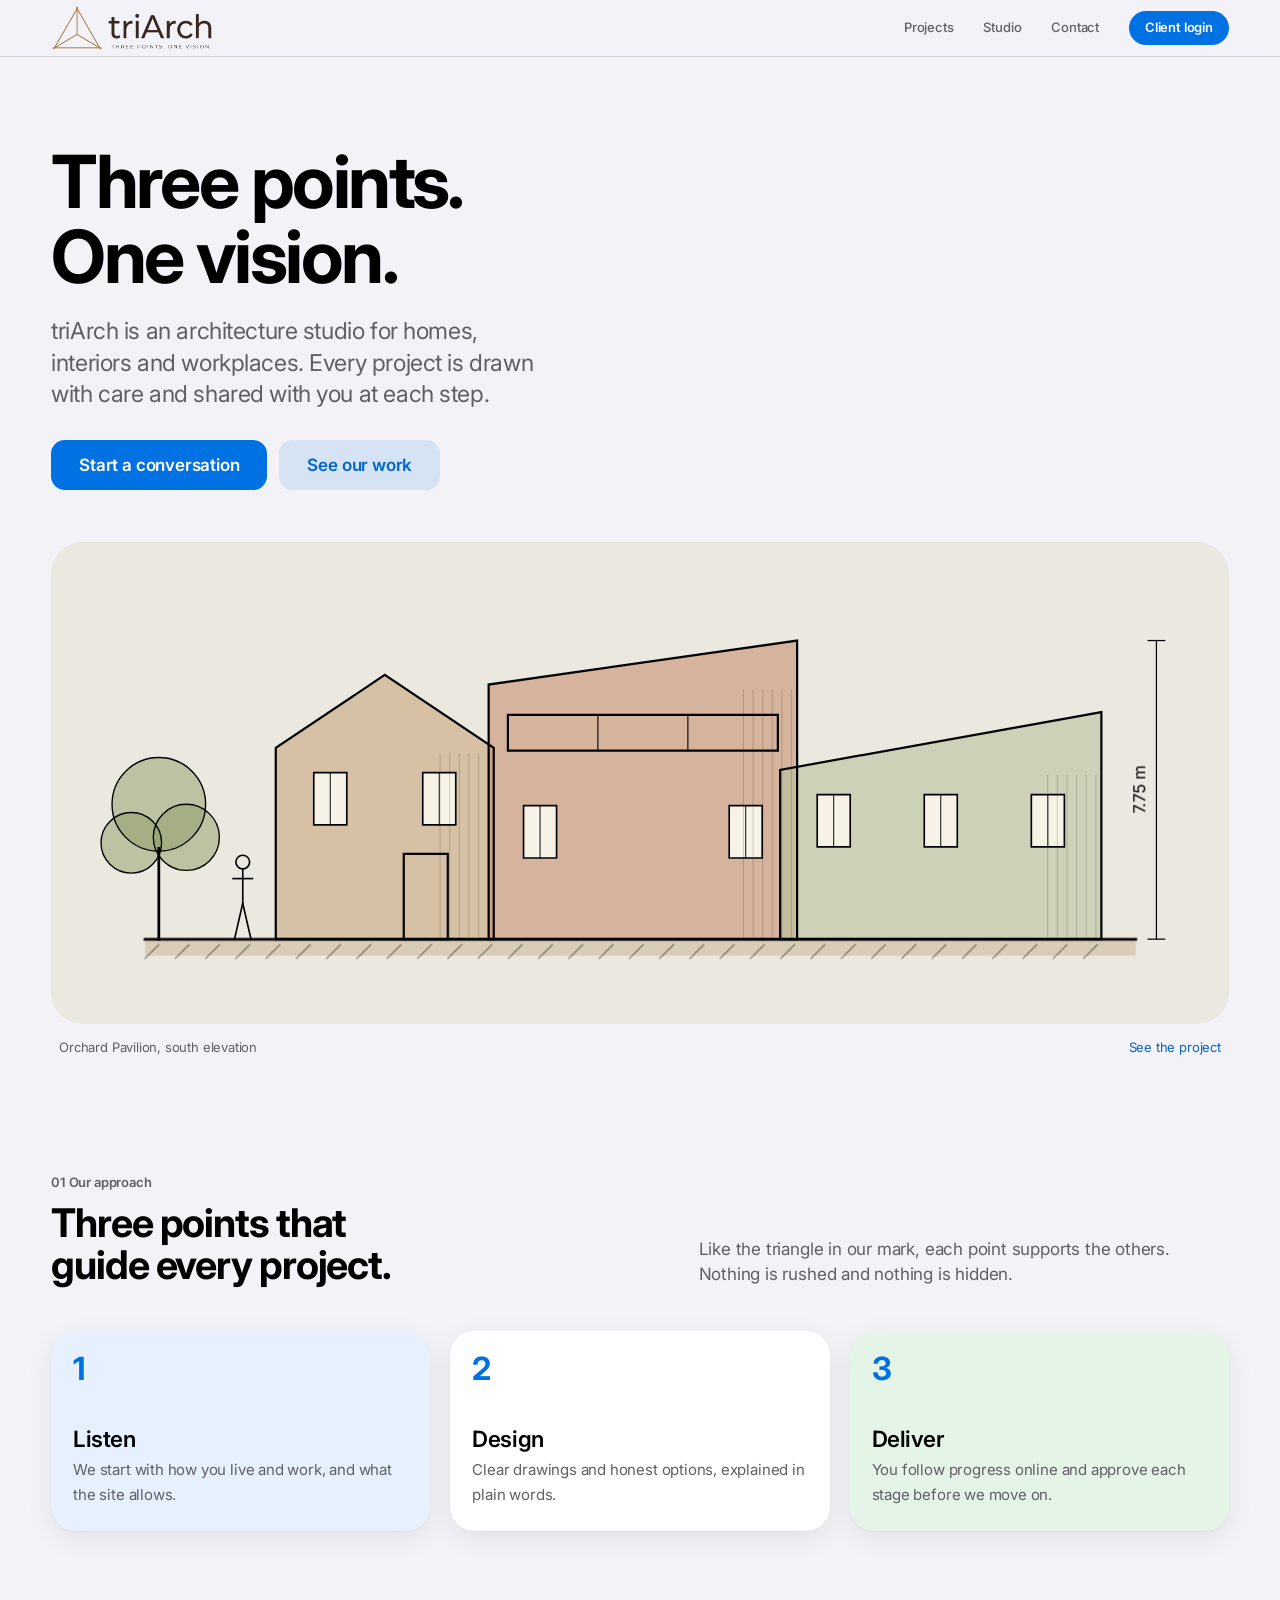
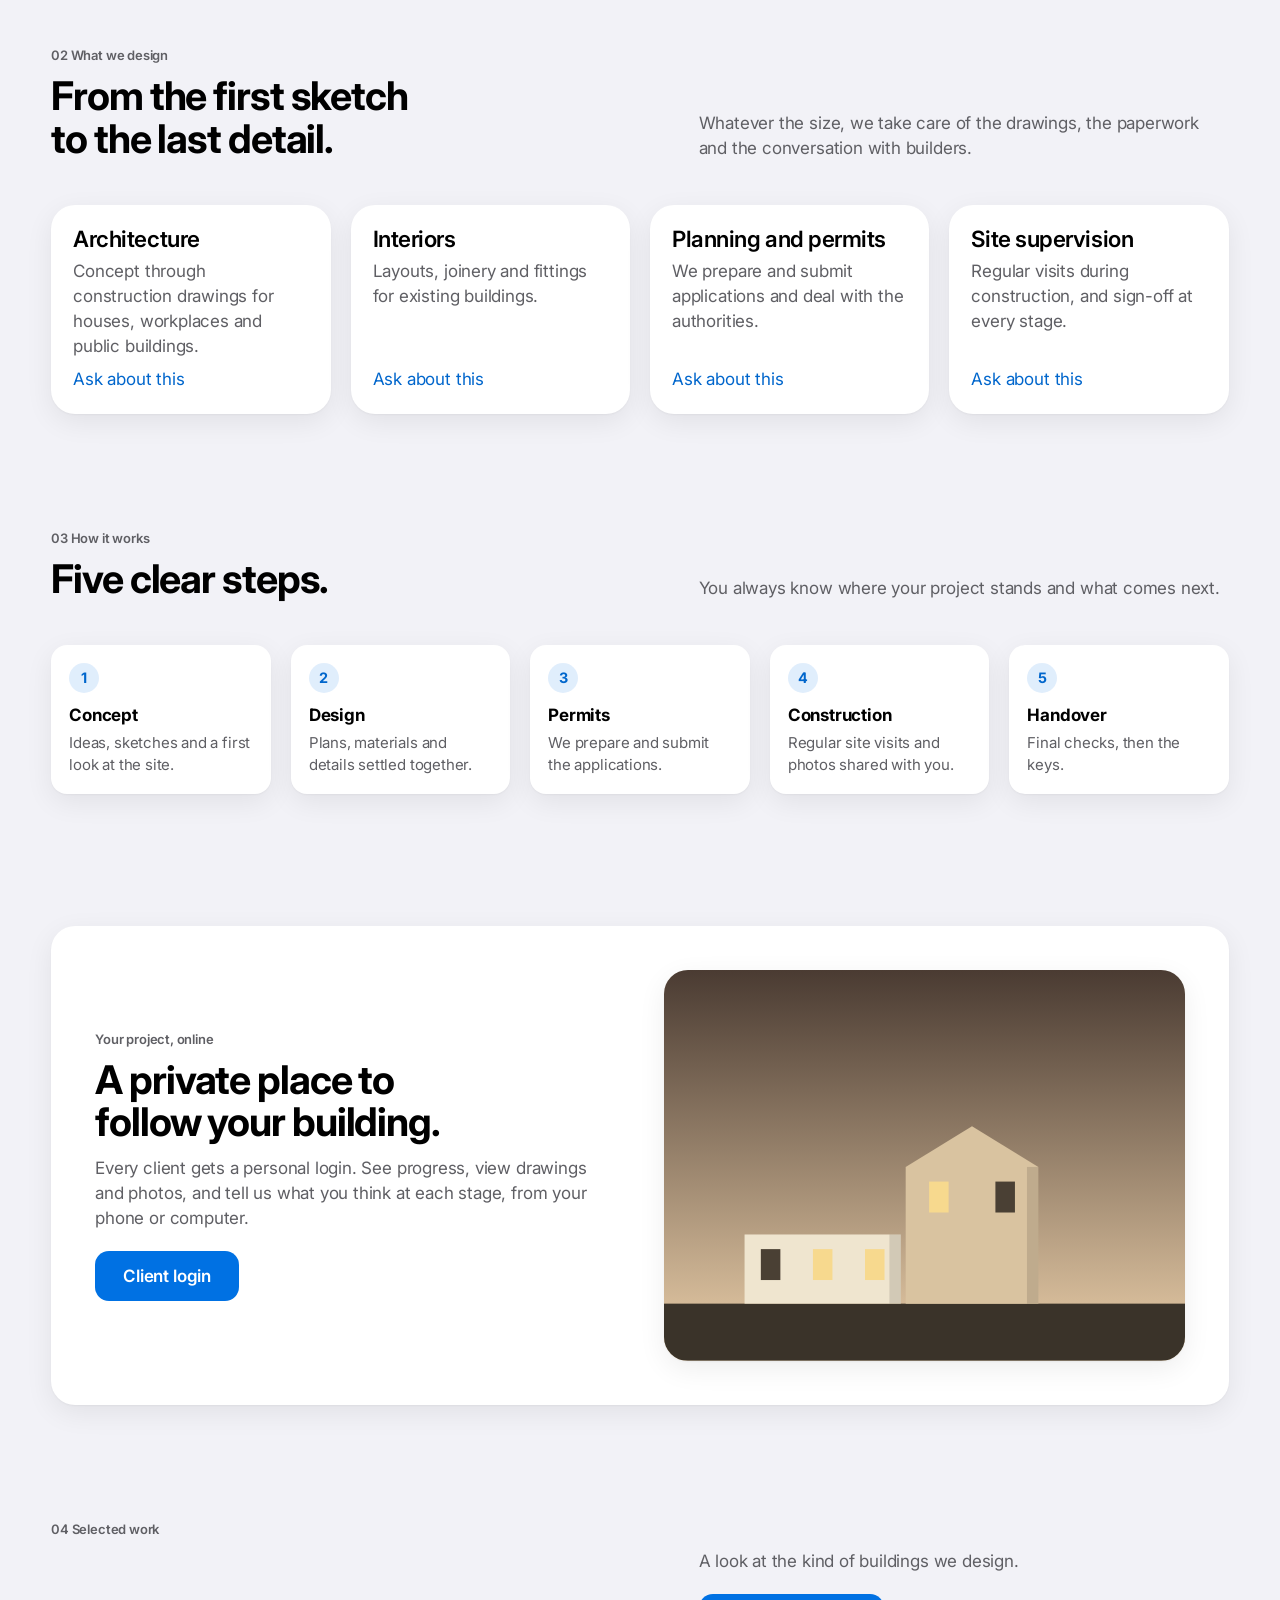
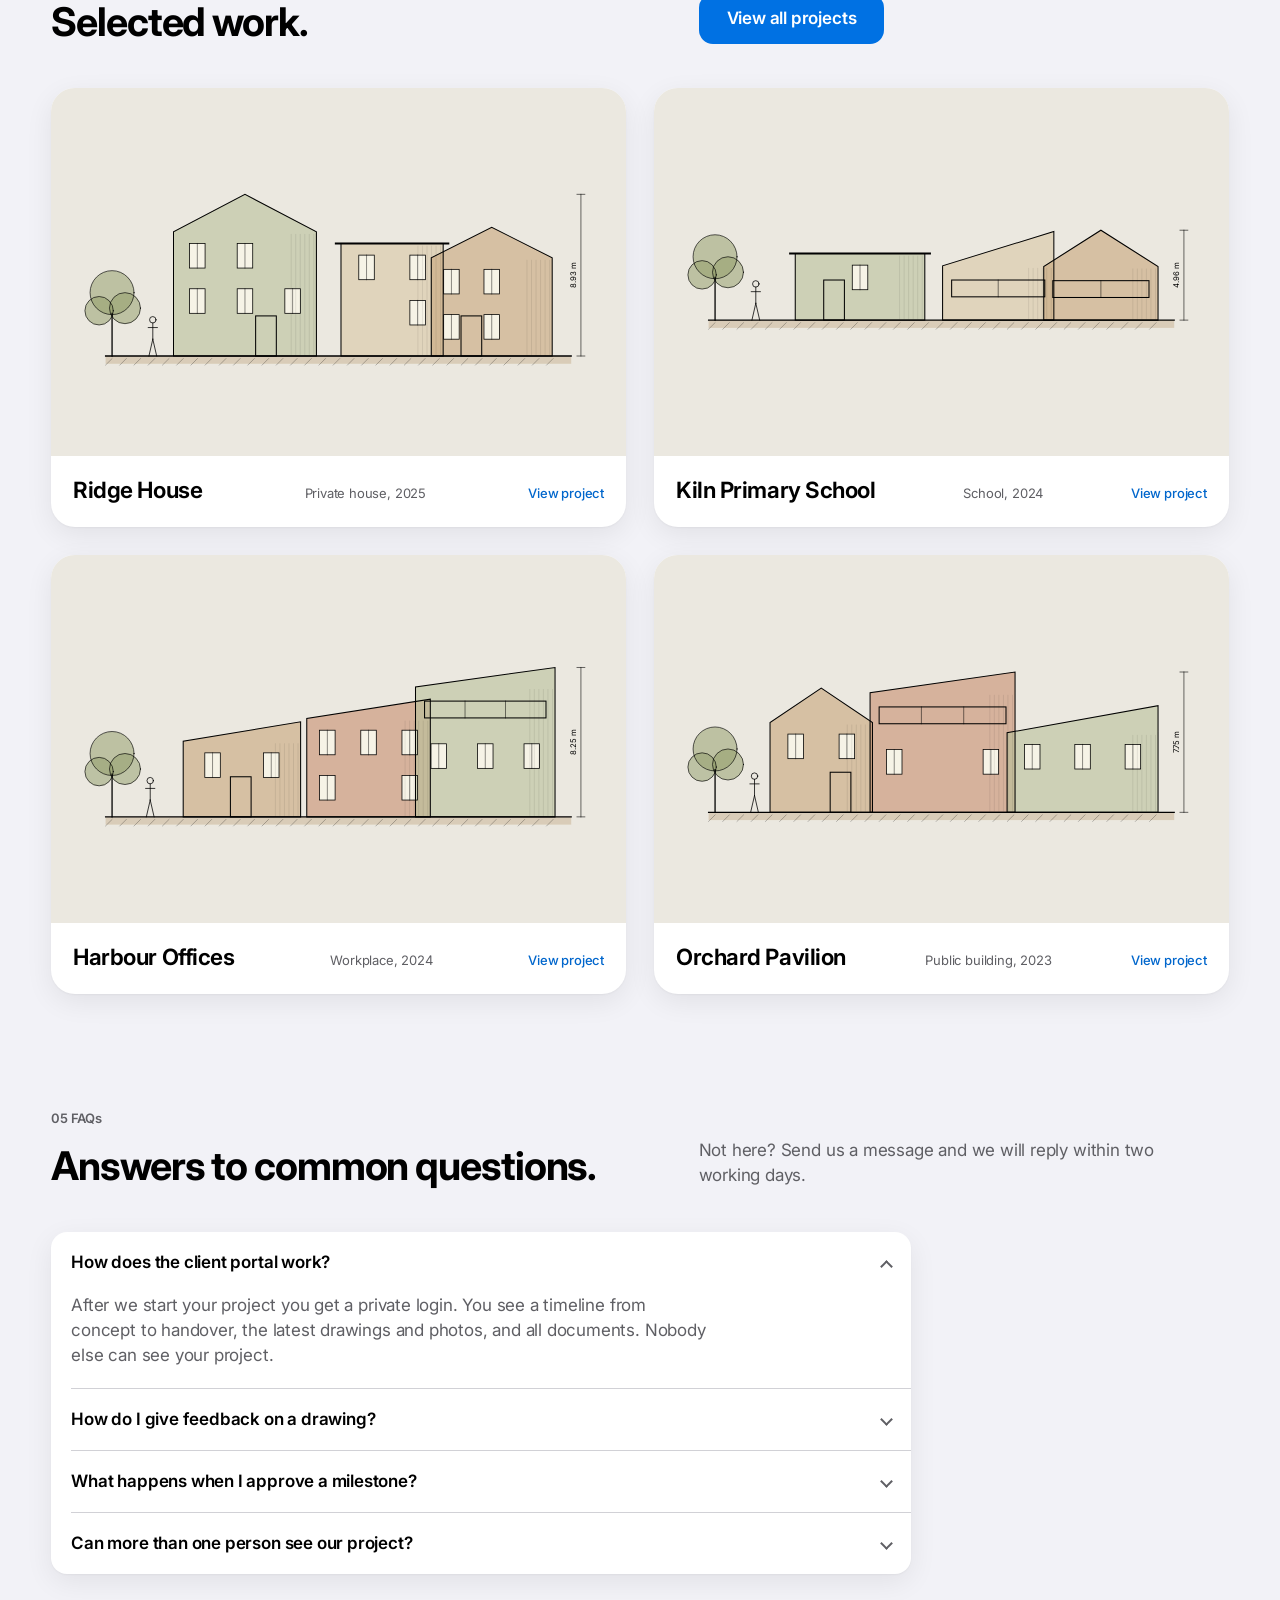
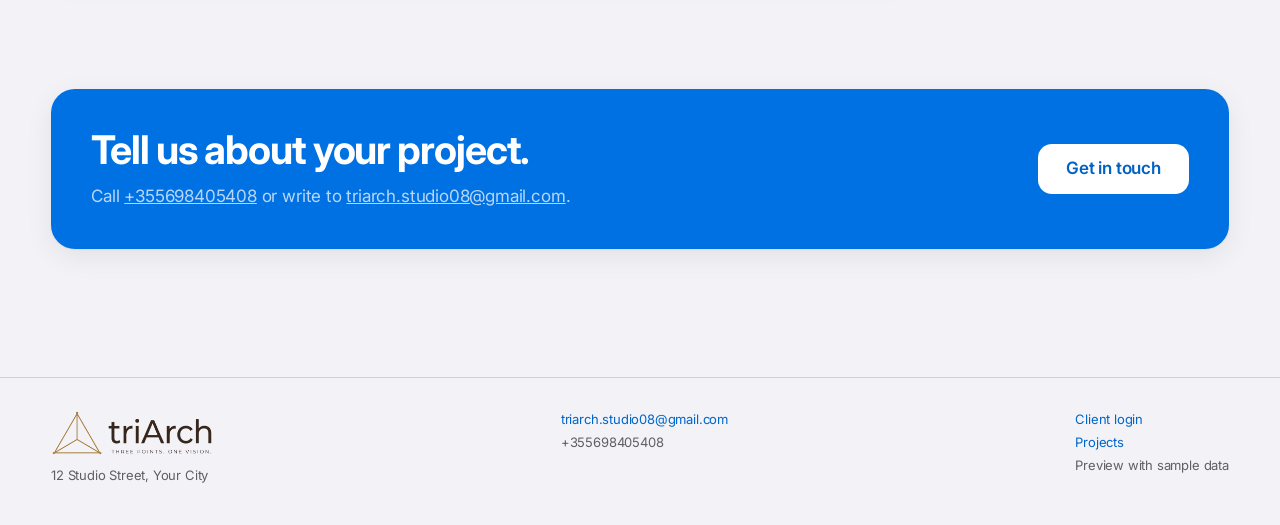
<file: triarch-preview.html>
<!doctype html>
<html lang="en">
<head>
  <meta charset="utf-8">
  <meta name="viewport" content="width=device-width, initial-scale=1, viewport-fit=cover">
  <meta name="theme-color" media="(prefers-color-scheme: light)" content="#f2f2f7">
  <meta name="theme-color" media="(prefers-color-scheme: dark)" content="#000000">
  <meta name="color-scheme" content="light dark">
  <meta name="apple-mobile-web-app-capable" content="yes">
  <title>triArch</title>
  <meta name="description" content="Architecture studio website with a client portal for following project progress and giving feedback.">
  <link rel="icon" type="image/png" href="[data-uri]">
  <link rel="apple-touch-icon" href="[data-uri]">
  <link rel="preconnect" href="https://fonts.googleapis.com">
  <link rel="preconnect" href="https://fonts.gstatic.com" crossorigin>
  <link rel="stylesheet" href="https://fonts.googleapis.com/css2?family=Inter:wght@400..700&display=swap">
  <style>
/* iOS-style design system: system colours, frosted glass, grouped lists, large titles, spring-like motion. Light and dark. */
:root {
  --bg: #f2f2f7;
  --card: #ffffff;
  --fill: rgba(118, 118, 128, 0.12);
  --frame: #ebe8e0;
  --ink: #000000;
  --mute: #5f5f64;
  --line: #d1d1d6;
  --accent: #0071e3;
  --accent-press: #0062c4;
  --link: #0066cc;
  --tint: rgba(0, 113, 227, 0.12);
  --green: #248a3d;
  --green-tint: rgba(36, 138, 61, 0.14);
  --orange: #c93400;
  --orange-tint: rgba(255, 149, 0, 0.18);
  --red: #d70015;
  --glass: rgba(242, 242, 247, 0.72);
  --shadow: 0 1px 2px rgba(0, 0, 0, 0.04), 0 8px 28px rgba(0, 0, 0, 0.07);
  --t-blue: #e6f0ff;
  --t-green: #e4f5e8;
  --t-orange: #fff0dc;
  --recv: #e9e9eb;
  --r-lg: 24px;
  --r-md: 16px;
  --r-sm: 12px;
  --spring: cubic-bezier(0.32, 0.72, 0, 1);
  --gutter: clamp(18px, 4vw, 56px);
  --font: -apple-system, BlinkMacSystemFont, "SF Pro Text", "SF Pro Display", "Inter", system-ui, "Segoe UI", Roboto, sans-serif;
  --step--1: 0.8125rem;
  --step-0: 1.0625rem;
  --step-1: clamp(1.2rem, 1.1rem + 0.4vw, 1.4rem);
  --step-2: clamp(1.7rem, 1.35rem + 1.4vw, 2.5rem);
  --step-3: clamp(2.5rem, 1.7rem + 3.6vw, 4.6rem);
  color-scheme: light dark;
}
@media (prefers-color-scheme: dark) {
  :root {
    --bg: #000000;
    --card: #1c1c1e;
    --fill: rgba(118, 118, 128, 0.24);
    --frame: #2c2c2e;
    --ink: #ffffff;
    --mute: #a1a1a6;
    --line: #38383a;
    --accent: #0a6fdb;
    --accent-press: #0a5fbb;
    --link: #2997ff;
    --tint: rgba(41, 151, 255, 0.18);
    --green: #30d158;
    --green-tint: rgba(48, 209, 88, 0.18);
    --orange: #ff9f0a;
    --orange-tint: rgba(255, 159, 10, 0.2);
    --red: #ff453a;
    --glass: rgba(28, 28, 30, 0.72);
    --shadow: none;
    --t-blue: #0d2a4d;
    --t-green: #0f2f1a;
    --t-orange: #3a2606;
    --recv: #2c2c2e;
  }
}

*, *::before, *::after { box-sizing: border-box; }
html { -webkit-text-size-adjust: 100%; }
body {
  margin: 0; background: var(--bg); color: var(--ink);
  font: 400 var(--step-0)/1.47 var(--font);
  letter-spacing: -0.011em;
  -webkit-font-smoothing: antialiased;
  min-height: 100vh; display: flex; flex-direction: column;
}
main { flex: 1; outline: none; }
img, svg { display: block; max-width: 100%; }
a { color: inherit; text-decoration: none; }
a.link, .link { color: var(--link); }
a.link:hover { text-decoration: underline; }
:focus-visible { outline: 3px solid color-mix(in srgb, var(--accent) 55%, transparent); outline-offset: 2px; border-radius: 6px; }
h1, h2, h3, p, dl, dd { margin: 0; }
h1, h2, h3 { font-weight: 700; letter-spacing: -0.028em; line-height: 1.08; text-wrap: balance; }
h1 { font-size: var(--step-3); letter-spacing: -0.035em; line-height: 1.02; }
h2 { font-size: var(--step-2); }
h3 { font-size: var(--step-1); font-weight: 600; letter-spacing: -0.02em; }
p { max-width: 62ch; text-wrap: pretty; }
.lead { font-size: clamp(1.15rem, 1.05rem + 0.5vw, 1.45rem); line-height: 1.35; color: var(--mute); max-width: 36ch; letter-spacing: -0.018em; }
.muted { color: var(--mute); }
.small { font-size: var(--step--1); }
.idx { font-size: var(--step--1); font-weight: 600; color: var(--mute); margin-bottom: 10px; }
.wrap { padding-inline: var(--gutter); max-width: 1320px; margin-inline: auto; width: 100%; }
.skip { position: absolute; left: -999px; top: 8px; background: var(--accent); color: #fff; padding: 8px 14px; border-radius: 999px; z-index: 50; }
.skip:focus { left: 8px; }

/* frosted glass navigation bar */
.site-head { position: sticky; top: 0; z-index: 40; background: var(--glass); -webkit-backdrop-filter: saturate(180%) blur(22px); backdrop-filter: saturate(180%) blur(22px); border-bottom: 0.5px solid var(--line); padding-top: env(safe-area-inset-top); }
.site-head .wrap, .site-head .pill { display: flex; align-items: center; justify-content: space-between; gap: 16px; min-height: 56px; padding-inline: var(--gutter); max-width: 1320px; margin-inline: auto; width: 100%; }
.brand { font-weight: 650; font-size: 1.05rem; letter-spacing: -0.02em; display: flex; align-items: center; gap: 10px; }
.brand-text { display: flex; flex-direction: column; line-height: 1.15; }
.brand-slogan { font-size: 0.6875rem; font-weight: 400; letter-spacing: 0; color: var(--mute); margin-top: 1px; white-space: nowrap; }
.brand-mark { width: 30px; height: 30px; border-radius: 8px; background: linear-gradient(180deg, #4aa8ff, #0071e3); position: relative; box-shadow: inset 0 0 0 0.5px rgba(0, 0, 0, 0.12); }
.brand-mark::before { content: ""; position: absolute; inset: 6px 6px 6px 6px; background: #fff; clip-path: polygon(50% 0, 100% 44%, 100% 100%, 0 100%, 0 44%); }
.brand-mark::after { content: ""; position: absolute; left: 13px; bottom: 6px; width: 4px; height: 7px; background: #0b73e6; border-radius: 2px 2px 0 0; }
.nav { display: flex; align-items: center; gap: clamp(14px, 2.4vw, 30px); }
.nav a, .nav button.linklike { font-size: var(--step--1); font-weight: 500; color: var(--mute); padding: 6px 0; transition: color 0.2s; }
.nav a:hover, .nav a[aria-current="page"], .nav button.linklike:hover { color: var(--ink); }
.menu-btn { display: none; }
button { font: inherit; color: inherit; cursor: pointer; letter-spacing: inherit; }
.linklike { background: none; border: 0; padding: 0; }

@media (max-width: 760px) {
  .menu-btn { display: inline-flex; align-items: center; border: 0; background: var(--fill); padding: 7px 16px; font-size: var(--step--1); font-weight: 600; border-radius: 999px; }
  .nav { position: absolute; left: 12px; right: 12px; top: calc(100% + 8px); background: var(--card); border-radius: var(--r-md); box-shadow: 0 10px 40px rgba(0, 0, 0, 0.18); flex-direction: column; align-items: stretch; gap: 0; padding: 4px 18px; display: none; }
  .nav.open { display: flex; }
  .nav a, .nav button.linklike { padding: 14px 0; border-bottom: 0.5px solid var(--line); font-size: 1.0625rem; color: var(--ink); text-align: left; }
  .nav > :last-child { border-bottom: 0; }
}

/* buttons and fields */
.btn { display: inline-flex; align-items: center; justify-content: center; gap: 8px; min-height: 50px; padding: 0 28px; border: 0; background: var(--accent); color: #fff; font-weight: 600; font-size: 1.0625rem; border-radius: 14px; transition: transform 0.35s var(--spring), background 0.2s; }
.btn:hover { background: var(--accent-press); }
.btn:active { transform: scale(0.97); }
.btn.ghost { background: var(--tint); color: var(--link); }
.btn.ghost:hover { background: color-mix(in srgb, var(--accent) 22%, transparent); }
.btn.sm { min-height: 36px; padding: 0 16px; font-size: 0.9375rem; border-radius: 999px; }
.btn[disabled] { opacity: 0.4; cursor: not-allowed; }
.field { display: grid; gap: 6px; margin-bottom: 18px; }
.field label { font-size: var(--step--1); font-weight: 600; color: var(--mute); padding-left: 4px; }
input, select, textarea { font: inherit; letter-spacing: inherit; color: inherit; background: var(--card); border: 0.5px solid var(--line); padding: 13px 16px; border-radius: var(--r-sm); width: 100%; transition: box-shadow 0.2s; }
textarea { min-height: 110px; resize: vertical; }
input:focus-visible, select:focus-visible, textarea:focus-visible { outline: 0; box-shadow: 0 0 0 4px color-mix(in srgb, var(--accent) 35%, transparent); border-color: var(--accent); }
.hint { color: var(--mute); font-size: var(--step--1); }
.error { font-size: var(--step--1); font-weight: 600; background: color-mix(in srgb, var(--red) 12%, transparent); color: var(--red); padding: 12px 14px; border-radius: var(--r-sm); margin-bottom: 16px; }

/* hero */
.hero { padding-top: clamp(32px, 7vw, 88px); }
.hero h1 { max-width: 14ch; }
.hero .lead { margin-top: 22px; }
.hero-actions { display: flex; flex-wrap: wrap; gap: 12px; margin-top: 30px; }
.hero-stats { display: grid; grid-template-columns: repeat(3, auto); justify-content: start; gap: clamp(20px, 5vw, 64px); margin-top: clamp(32px, 5vw, 56px); }
.hero-stats dt { font-size: clamp(1.8rem, 1.4rem + 1.6vw, 2.8rem); font-weight: 700; letter-spacing: -0.035em; line-height: 1; order: 1; }
.hero-stats dd { color: var(--mute); font-size: var(--step--1); margin-top: 6px; order: 2; }
.hero-stats div { display: flex; flex-direction: column; }
.hero-drawing { margin-top: clamp(28px, 4vw, 56px); background: var(--frame); border-radius: 32px; padding: clamp(12px, 3vw, 40px); position: relative; overflow: hidden; }
.hero-drawing svg { width: 100%; height: auto; max-height: 64vh; color: var(--ink); }
.hero-drawing .tr { stroke-dasharray: 1; stroke-dashoffset: 1; animation: trace 2.6s cubic-bezier(.5, 0, .2, 1) forwards; }
.hero-drawing .fl { opacity: 0; animation: fadein 1.2s ease 1.9s forwards; }
@keyframes trace { to { stroke-dashoffset: 0; } }
@keyframes fadein { to { opacity: 1; } }
.hero-caption { display: flex; justify-content: space-between; gap: 16px; flex-wrap: wrap; padding: 14px 8px 0; font-size: var(--step--1); color: var(--mute); }
@media (max-width: 480px) { .hero-stats { grid-template-columns: repeat(3, 1fr); gap: 12px; } }
@media (prefers-reduced-motion: reduce) {
  .hero-drawing .tr { animation: none; stroke-dashoffset: 0; }
  .hero-drawing .fl { animation: none; opacity: 1; }
  * { scroll-behavior: auto !important; transition: none !important; }
  #app.enter { animation: none !important; }
}
#app.enter { animation: enter 0.35s var(--spring); }
@keyframes enter { from { opacity: 0; } to { opacity: 1; } }

.section { padding-block: clamp(56px, 9vw, 128px) 0; }
.section-head { display: flex; justify-content: space-between; align-items: end; gap: 16px; margin-bottom: clamp(20px, 3vw, 36px); flex-wrap: wrap; }
.section-intro { display: grid; grid-template-columns: 1.1fr 1fr; gap: clamp(20px, 5vw, 80px); align-items: end; margin-bottom: clamp(24px, 4vw, 44px); }
.section-intro p { color: var(--mute); }
.section-intro .btn { margin-top: 20px; }
@media (max-width: 760px) { .section-intro { grid-template-columns: 1fr; } }

/* cards: projects, news */
.works { display: grid; grid-template-columns: repeat(2, 1fr); gap: clamp(16px, 2.4vw, 28px); }
.work { display: block; background: var(--card); border-radius: var(--r-lg); overflow: hidden; box-shadow: var(--shadow); transition: transform 0.5s var(--spring); }
.work:hover { transform: translateY(-4px); }
.work:active { transform: scale(0.985); }
.work-img { background: var(--frame); aspect-ratio: 5 / 3.2; overflow: hidden; }
.work-img svg { width: 100%; height: 100%; }
.work-img .dwg { padding: 5%; }
.work-cap { display: flex; justify-content: space-between; gap: 12px; padding: 18px 22px 20px; align-items: baseline; flex-wrap: wrap; }
.work-cap strong { font-weight: 650; font-size: var(--step-1); letter-spacing: -0.02em; }
.work-cap .link { font-size: var(--step--1); font-weight: 500; }
@media (max-width: 640px) { .works { grid-template-columns: 1fr; } }

.duo { display: grid; grid-template-columns: 1fr 1fr; gap: clamp(16px, 2.4vw, 28px); }
.shot { margin: 0; }
.shot .frame, .shot .big { background: var(--frame); border-radius: var(--r-lg); aspect-ratio: 4 / 3; overflow: hidden; }
.shot svg { width: 100%; height: 100%; }
.shot .dwg { padding: 6%; }
.shot figcaption { padding: 10px 6px 0; font-size: var(--step--1); color: var(--mute); }
@media (max-width: 640px) { .duo { grid-template-columns: 1fr; } }

/* bento widgets, like the iOS home screen */
.bento { display: grid; grid-template-columns: repeat(4, 1fr); gap: clamp(12px, 2vw, 20px); }
.widget { background: var(--card); border-radius: var(--r-lg); padding: 22px 22px 24px; min-height: 190px; display: flex; flex-direction: column; justify-content: space-between; box-shadow: var(--shadow); }
.widget strong { font-size: clamp(2.4rem, 1.8rem + 2.4vw, 3.8rem); font-weight: 700; letter-spacing: -0.04em; line-height: 1; }
.widget span { color: var(--mute); font-size: 0.9375rem; line-height: 1.3; }
.widget.t-blue { background: var(--t-blue); }
.widget.t-green { background: var(--t-green); }
.widget.t-orange { background: var(--t-orange); }
.widget.photo { grid-column: span 2; padding: 0; min-height: 0; overflow: hidden; background: var(--frame); }
.widget.photo svg { width: 100%; height: 100%; }
@media (max-width: 900px) { .bento { grid-template-columns: repeat(2, 1fr); } .widget { min-height: 160px; } }

/* grouped lists (inset grouped, like Settings) */
.group { background: var(--card); border-radius: var(--r-md); overflow: hidden; box-shadow: var(--shadow); }
.cols { display: grid; grid-template-columns: 1fr 1.4fr; gap: clamp(24px, 6vw, 96px); }
@media (max-width: 760px) { .cols { grid-template-columns: 1fr; } }
.rows { background: var(--card); border-radius: var(--r-md); overflow: hidden; box-shadow: var(--shadow); }
.rows > div { display: grid; grid-template-columns: minmax(120px, 1fr) 2fr; gap: 16px; padding: 16px 20px; position: relative; }
.rows > div + div::before { content: ""; position: absolute; left: 20px; right: 0; top: 0; border-top: 0.5px solid var(--line); }
@media (max-width: 560px) { .rows > div { grid-template-columns: 1fr; gap: 4px; } }
.rows dt, .rows .k { font-weight: 600; }

/* FAQ accordion */
.faq { background: var(--card); border-radius: var(--r-md); overflow: hidden; box-shadow: var(--shadow); max-width: 860px; }
.faq details + details { border-top: 0.5px solid var(--line); margin-left: 20px; }
.faq summary { list-style: none; cursor: pointer; padding: 18px 20px 18px 0; display: flex; justify-content: space-between; gap: 16px; font-weight: 600; margin-left: 0; }
.faq details > summary { padding-left: 20px; }
.faq details + details > summary { padding-left: 0; }
.faq summary::-webkit-details-marker { display: none; }
.faq summary::after { content: ""; flex: none; width: 9px; height: 9px; margin-top: 8px; border-right: 2px solid var(--mute); border-bottom: 2px solid var(--mute); transform: rotate(45deg); transition: transform 0.35s var(--spring); }
.faq details[open] summary::after { transform: rotate(-135deg); margin-top: 12px; }
.faq details p { padding: 0 24px 20px 20px; color: var(--mute); }
.faq details + details p { padding-left: 0; }

.cta-pair { display: grid; grid-template-columns: 1fr 1fr; gap: clamp(16px, 2.4vw, 28px); }
.cta-card { background: var(--card); border-radius: var(--r-lg); padding: clamp(24px, 4vw, 44px); min-height: 280px; display: flex; flex-direction: column; justify-content: space-between; gap: 32px; box-shadow: var(--shadow); }
.cta-card.tint { background: var(--accent); color: #fff; }
.cta-card.tint .muted { color: rgba(255, 255, 255, 0.8); }
.cta-card.tint .btn { background: #fff; color: #0062c4; }
@media (max-width: 760px) { .cta-pair { grid-template-columns: 1fr; } .cta-card { min-height: 0; } }

/* project page */
.facts { display: grid; grid-template-columns: repeat(auto-fit, minmax(130px, 1fr)); background: var(--card); border-radius: var(--r-md); margin-block: 28px; padding: 6px 4px; box-shadow: var(--shadow); }
.facts div { padding: 12px 16px; }
.facts dt { font-size: var(--step--1); color: var(--mute); }
.facts dd { font-weight: 600; }
.big-img { background: var(--frame); aspect-ratio: 5 / 3; border-radius: var(--r-lg); }
.big-img svg { width: 100%; height: 100%; }
.big-img .dwg { padding: 4%; }

/* footer */
.site-foot { margin-top: clamp(72px, 10vw, 140px); border-top: 0.5px solid var(--line); padding-block: 32px 40px; font-size: var(--step--1); color: var(--mute); }
.site-foot .wrap { display: flex; flex-wrap: wrap; justify-content: space-between; gap: 24px; }
.site-foot strong { color: var(--ink); }
.site-foot a { color: var(--link); }
.site-foot p { max-width: 36ch; }

/* login */
.auth { max-width: 440px; padding-block: clamp(32px, 8vw, 96px); }
.demo-list { display: grid; gap: 0; margin-top: 12px; background: var(--card); border-radius: var(--r-md); overflow: hidden; box-shadow: var(--shadow); }
.demo { display: flex; justify-content: space-between; align-items: center; gap: 12px; border: 0; padding: 15px 18px; text-align: left; background: none; width: 100%; position: relative; transition: background 0.2s; }
.demo + .demo::before { content: ""; position: absolute; left: 18px; right: 0; top: 0; border-top: 0.5px solid var(--line); }
.demo:hover, .demo:active { background: var(--fill); }
.demo span:first-child { font-weight: 600; }

/* portal */
.portal-head { padding-top: clamp(20px, 4vw, 44px); }
.crumb { font-size: var(--step--1); margin-bottom: 6px; }
.crumb a { color: var(--link); font-weight: 500; }
.title-block { display: grid; grid-template-columns: 2.2fr 1.4fr 1fr 1fr; margin-top: 14px; background: var(--card); border-radius: var(--r-md); overflow: hidden; box-shadow: var(--shadow); }
.title-block > div { padding: 14px 18px 16px; min-width: 0; box-shadow: 0 0 0 0.25px var(--line); }
.title-block .k { font-size: var(--step--1); color: var(--mute); display: block; }
.title-block .v { font-weight: 600; overflow-wrap: anywhere; font-size: inherit; letter-spacing: inherit; line-height: inherit; }
.title-block .name .v { font-size: var(--step-1); font-weight: 700; letter-spacing: -0.025em; line-height: 1.15; }
@media (max-width: 860px) {
  .title-block { grid-template-columns: 1fr 1fr; }
  .title-block .name { grid-column: span 2; }
  .hide-sm { display: none; }
}

/* segmented control on desktop, icon tab bar on phones */
.tabs { display: inline-flex; gap: 2px; background: var(--fill); padding: 3px; border-radius: 11px; margin-top: 24px; max-width: 100%; overflow-x: auto; scrollbar-width: none; }
.tabs a { display: inline-flex; align-items: center; justify-content: center; gap: 6px; padding: 7px 18px; border-radius: 9px; font-size: 0.9375rem; font-weight: 500; white-space: nowrap; transition: background 0.3s var(--spring), box-shadow 0.3s; }
.tabs a:hover { background: rgba(120, 120, 128, 0.08); }
.tabs a[aria-current="page"] { background: var(--card); box-shadow: 0 1px 4px rgba(0, 0, 0, 0.14), 0 0 0 0.5px rgba(0, 0, 0, 0.04); font-weight: 600; }
.count { min-width: 20px; height: 20px; padding: 0 6px; background: var(--red); color: #fff; font-size: 0.75rem; font-weight: 600; display: inline-grid; place-items: center; border-radius: 10px; line-height: 1; }
.tabbar { display: none; }
@media (max-width: 760px) {
  .tabs { display: none; }
  .tabbar { position: fixed; left: 0; right: 0; bottom: 0; z-index: 45; display: grid; grid-template-columns: repeat(4, 1fr); background: var(--glass); -webkit-backdrop-filter: saturate(180%) blur(22px); backdrop-filter: saturate(180%) blur(22px); border-top: 0.5px solid var(--line); padding: 6px 6px calc(6px + env(safe-area-inset-bottom)); }
  .tabbar a { display: flex; flex-direction: column; align-items: center; gap: 2px; padding: 4px 0; font-size: 0.6875rem; font-weight: 500; color: var(--mute); position: relative; }
  .tabbar a[aria-current="page"] { color: var(--link); font-weight: 600; }
  .tabbar svg { width: 26px; height: 26px; }
  .tabbar .count { position: absolute; top: 0; left: calc(50% + 6px); min-width: 18px; height: 18px; }
  body.has-tabbar { padding-bottom: calc(66px + env(safe-area-inset-bottom)); }
  body.has-tabbar .toast { bottom: calc(84px + env(safe-area-inset-bottom)); }
}

.panel { padding-block: clamp(24px, 4vw, 44px) 0; }
.progress { display: grid; grid-template-columns: repeat(5, 1fr); margin: 10px 0 12px; list-style: none; padding: 0; }
.phase { position: relative; padding-top: 26px; font-size: var(--step--1); padding-right: 8px; }
.phase::before { content: ""; position: absolute; left: 0; right: 0; top: 8px; height: 5px; background: var(--fill); border-radius: 3px; }
.phase.done::before { background: var(--green); }
.phase.current::before { background: linear-gradient(90deg, var(--accent) var(--f, 0%), var(--fill) var(--f, 0%)); }
.phase::after { content: ""; position: absolute; left: 0; top: 0; width: 21px; height: 21px; border-radius: 50%; background: var(--card); border: 2px solid var(--line); }
.phase.done::after { background: var(--green); border-color: var(--green); box-shadow: inset 0 0 0 5px var(--green); }
.phase.current::after { border-color: var(--accent); border-width: 6px; }
.phase b { display: block; font-weight: 600; font-size: 0.9375rem; }
.phase.upcoming { color: var(--mute); }
@media (max-width: 640px) {
  .progress { grid-template-columns: 1fr; }
  .phase { padding: 0 0 20px 36px; }
  .phase::before { left: 9px; right: auto; top: 20px; bottom: 0; width: 5px; height: auto; }
  .phase.current::before { background: linear-gradient(180deg, var(--accent) var(--f, 0%), var(--fill) var(--f, 0%)); }
  .phase:last-child::before { display: none; }
}
.pct { display: flex; align-items: baseline; gap: 12px; margin-bottom: 10px; }
.pct strong { font-size: var(--step-2); font-weight: 700; letter-spacing: -0.035em; }

.ms-list { list-style: none; margin: 0; padding: 0; background: var(--card); border-radius: var(--r-md); overflow: hidden; box-shadow: var(--shadow); }
.ms { display: grid; grid-template-columns: 30px 1fr auto; gap: 8px 14px; padding: 16px 20px; position: relative; }
.ms + .ms::before { content: ""; position: absolute; left: 64px; right: 0; top: 0; border-top: 0.5px solid var(--line); }
.ms .dot { width: 24px; height: 24px; border-radius: 50%; border: 2px solid var(--line); margin-top: 2px; display: grid; place-items: center; font-size: 0.8rem; font-weight: 700; color: #fff; }
.ms.done .dot { background: var(--green); border-color: var(--green); }
.ms.done .dot::after { content: ""; width: 6px; height: 11px; border: solid #fff; border-width: 0 2.5px 2.5px 0; transform: translateY(-1px) rotate(45deg); }
.ms.awaiting .dot { background: var(--orange); border-color: var(--orange); }
.ms.awaiting .dot::after { content: "!"; }
.ms.changes .dot { background: var(--orange-tint); border-color: var(--orange); color: var(--orange); }
.ms.changes .dot::after { content: "\21BB"; }
.ms h3 { font-size: 1.0625rem; letter-spacing: -0.015em; font-weight: 600; }
.ms .meta { color: var(--mute); font-size: var(--step--1); }
.ms .body { grid-column: 2 / -1; display: grid; gap: 12px; }
.tag { display: inline-block; font-size: 0.75rem; font-weight: 600; padding: 4px 12px; border-radius: 999px; white-space: nowrap; height: fit-content; }
.tag.solid { background: var(--green-tint); color: var(--green); }
.tag.alert { background: var(--orange); color: #fff; }
.tag.info { background: var(--tint); color: var(--link); }
.tag.hatch { background: var(--orange-tint); color: var(--orange); }
.tag.quiet { background: var(--fill); color: var(--mute); }
.quote { background: var(--fill); padding: 10px 14px; border-radius: var(--r-sm); font-size: var(--step--1); }
.actions { display: flex; flex-wrap: wrap; gap: 10px; }
.reply { display: grid; gap: 10px; max-width: 520px; }
@media (max-width: 560px) { .ms { grid-template-columns: 30px 1fr; padding: 16px; } .ms .tag { grid-column: 2; justify-self: start; } .ms .body { grid-column: 2; } .ms + .ms::before { left: 60px; } }

.gallery { display: grid; grid-template-columns: repeat(auto-fill, minmax(min(100%, 320px), 1fr)); gap: 24px 18px; }
.tile { display: block; width: 100%; text-align: left; background: none; border: 0; padding: 0; }
.tile .frame { background: var(--frame); aspect-ratio: 5 / 3; position: relative; border-radius: var(--r-lg); overflow: hidden; transition: transform 0.5s var(--spring); }
.tile .frame svg { width: 100%; height: 100%; }
.tile .frame .dwg { padding: 5%; }
.tile:hover .frame { transform: scale(1.015); }
.tile:active .frame { transform: scale(0.98); }
.tile .cap { padding: 10px 6px 0; display: flex; justify-content: space-between; gap: 8px; }
.pinbadge { position: absolute; right: 10px; top: 10px; }

.viewer { display: grid; grid-template-columns: 1.7fr 1fr; gap: clamp(16px, 3vw, 36px); align-items: start; }
@media (max-width: 900px) { .viewer { grid-template-columns: 1fr; } }
.stage { position: relative; background: var(--frame); aspect-ratio: 5 / 3; cursor: crosshair; touch-action: manipulation; border-radius: var(--r-lg); }
.stage svg { width: 100%; height: 100%; pointer-events: none; }
.stage .dwg { padding: 3%; }
.pin { position: absolute; width: 30px; height: 30px; margin: -15px 0 0 -15px; border-radius: 50%; background: var(--accent); color: #fff; font-size: 0.8rem; font-weight: 700; display: grid; place-items: center; border: 2.5px solid #fff; cursor: pointer; padding: 0; box-shadow: 0 2px 8px rgba(0, 0, 0, 0.3); transition: transform 0.35s var(--spring); }
.pin:hover { transform: scale(1.12); }
.pin.resolved { background: var(--green); }
.pin.draft { background: #fff; color: var(--accent); border: 2.5px dashed var(--accent); }
.pin.active { box-shadow: 0 0 0 4px color-mix(in srgb, var(--accent) 40%, transparent), 0 2px 8px rgba(0, 0, 0, 0.3); }
.thread { list-style: none; margin: 0; padding: 0; background: var(--card); border-radius: var(--r-md); overflow: hidden; box-shadow: var(--shadow); }
.thread li { padding: 16px 18px; display: grid; grid-template-columns: 28px 1fr; gap: 12px; position: relative; }
.thread li + li::before { content: ""; position: absolute; left: 58px; right: 0; top: 0; border-top: 0.5px solid var(--line); }
.thread .n { width: 26px; height: 26px; border-radius: 50%; background: var(--accent); color: #fff; font-size: 0.75rem; font-weight: 700; display: grid; place-items: center; }
.thread li.resolved .n { background: var(--green); }
.thread li.focus { background: var(--tint); }

.docs { background: var(--card); border-radius: var(--r-md); overflow: hidden; box-shadow: var(--shadow); }
.doc { display: grid; grid-template-columns: 1fr auto auto; gap: 8px 20px; padding: 16px 20px; align-items: center; position: relative; }
.doc + .doc::before { content: ""; position: absolute; left: 20px; right: 0; top: 0; border-top: 0.5px solid var(--line); }
.doc .type { font-weight: 600; font-size: 0.75rem; background: var(--tint); color: var(--link); padding: 4px 10px; border-radius: 999px; }
@media (max-width: 600px) { .doc { grid-template-columns: 1fr auto; } .doc .meta { grid-column: 1 / -1; } }

.chat { display: grid; gap: 6px; max-width: 720px; margin-bottom: 24px; }
.bubble { max-width: 82%; padding: 9px 15px; background: var(--recv); border-radius: 20px 20px 20px 6px; justify-self: start; }
.bubble.me { justify-self: end; background: var(--accent); color: #fff; border-radius: 20px 20px 6px 20px; }
.bubble .who { font-size: 0.7rem; opacity: 0.7; display: block; margin-bottom: 1px; }
.empty { background: var(--card); padding: 28px; color: var(--mute); border-radius: var(--r-md); text-align: center; }

.plist { background: var(--card); border-radius: var(--r-md); overflow: hidden; box-shadow: var(--shadow); }
.prow { display: grid; grid-template-columns: 180px 1fr auto; gap: 8px clamp(16px, 3vw, 36px); align-items: center; padding: 14px 20px 14px 14px; position: relative; transition: background 0.2s; }
.prow + .prow::before { content: ""; position: absolute; left: 14px; right: 0; top: 0; border-top: 0.5px solid var(--line); }
.prow:hover, .prow:active { background: var(--fill); }
.prow .thumb { background: var(--frame); aspect-ratio: 5 / 3; border-radius: var(--r-sm); }
.prow .thumb svg { width: 100%; height: 100%; padding: 7%; }
.prow h3 { margin-bottom: 4px; font-size: 1.15rem; }
@media (max-width: 640px) { .prow { grid-template-columns: 92px 1fr; padding: 12px; } .prow .tag { grid-column: 2; justify-self: start; } }

.stats { display: grid; grid-template-columns: repeat(auto-fit, minmax(150px, 1fr)); gap: 12px; margin-bottom: 36px; }
.stats div { background: var(--card); padding: 16px 18px; border-radius: var(--r-md); box-shadow: var(--shadow); }
.stats strong { display: block; font-size: var(--step-2); font-weight: 700; letter-spacing: -0.035em; line-height: 1.1; }

.toast { position: fixed; left: 50%; bottom: 24px; transform: translateX(-50%); background: rgba(40, 40, 42, 0.92); -webkit-backdrop-filter: blur(20px); backdrop-filter: blur(20px); color: #fff; padding: 13px 22px; border-radius: 16px; font-size: 0.9375rem; font-weight: 500; z-index: 60; max-width: calc(100vw - 32px); box-shadow: 0 8px 30px rgba(0, 0, 0, 0.25); }
.toast[hidden] { display: none; }
.inline-form { display: grid; gap: 12px; max-width: 520px; margin-top: 28px; }
.form-row { display: grid; grid-template-columns: 1fr 1fr; gap: 16px; }
@media (max-width: 560px) { .form-row { grid-template-columns: 1fr; } }
.toolbar { display: flex; flex-wrap: wrap; gap: 10px; align-items: center; }
select.inline { width: auto; padding: 8px 14px; }
.work.static:hover, .work.static:active { transform: none; }

.nav a.cta { background: var(--accent); color: #fff; padding: 7px 16px; border-radius: 999px; font-weight: 600; }
.nav a.cta:hover { background: var(--accent-press); color: #fff; }
@media (max-width: 760px) { .nav a.cta { background: none; color: var(--link); padding: 14px 0; border-radius: 0; font-weight: 600; } }
.site-foot .col { display: flex; flex-direction: column; gap: 4px; }
.page { padding-top: clamp(28px, 5vw, 64px); }
.cards { display: grid; grid-template-columns: repeat(2, 1fr); gap: clamp(16px, 2.4vw, 28px); }
@media (max-width: 640px) { .cards { grid-template-columns: 1fr; } }
.large-title { font-size: clamp(2rem, 1.6rem + 1.6vw, 2.75rem); letter-spacing: -0.035em; }
.lede { margin: 12px 0 28px; }
.sheet { background: var(--card); padding: clamp(18px, 3vw, 28px); border-radius: var(--r-lg); box-shadow: var(--shadow); }
.sheet .field:last-of-type { margin-bottom: 20px; }

/* Uploaded pictures fill the same frames as the drawings. */
img.upload { width: 100%; height: 100%; object-fit: cover; display: block; pointer-events: none; }
.stage img.upload { border-radius: inherit; }
input[type="file"] { padding: 10px 12px; }

/* triArch logo image */
.brand picture { display: block; line-height: 0; }
.logo-img { height: 46px; width: auto; display: block; }
.foot-logo { height: 46px; width: auto; display: block; margin-bottom: 6px; }
.auth-logo { margin-bottom: 22px; line-height: 0; }
.auth-logo-img { height: 72px; width: auto; display: block; }
@media (max-width: 520px) { .logo-img { height: 38px; } }

/* management controls */
.btn.danger { background: color-mix(in srgb, var(--red) 12%, transparent); color: var(--red); }
.btn.danger:hover { background: color-mix(in srgb, var(--red) 22%, transparent); }
.notice { background: color-mix(in srgb, var(--orange) 12%, transparent); color: var(--ink); padding: 14px 18px; border-radius: var(--r-md); margin-bottom: 24px; font-size: var(--step--1); }
.notice a { font-weight: 600; }
.doc-tools { grid-column: 1 / -1; display: flex; gap: 8px; flex-wrap: wrap; }
details.edit { margin-top: 10px; }
details.edit > summary { cursor: pointer; color: var(--link); font-size: var(--step--1); font-weight: 600; list-style: none; }
details.edit > summary::-webkit-details-marker { display: none; }
.client-row { display: grid; gap: 10px; }
.client-tools { display: flex; gap: 8px; flex-wrap: wrap; align-items: center; }
.enq { display: grid; gap: 2px; }
.rows > div > .btn.sm { justify-self: end; }
.client-row .client-tools { justify-content: flex-start; }

/* compact client rows: name on the left, actions on one line */
.rows > div.client-row { display: flex; flex-wrap: wrap; align-items: center; gap: 8px 12px; padding: 10px 16px; }
.client-row > .k { flex: 1 1 170px; min-width: 0; }
.client-row .client-tools { display: flex; flex-wrap: wrap; align-items: center; gap: 8px; }
.client-row input.inline { width: 150px; min-height: 36px; padding: 6px 12px; font-size: 0.9375rem; border-radius: 999px; }
.client-row details.edit { margin: 0; }
.client-row details.edit > summary { display: inline-flex; align-items: center; min-height: 36px; padding: 0 16px; border-radius: 999px; background: var(--tint); color: var(--link); font-weight: 600; font-size: 0.9375rem; }
.client-row details.edit[open] { flex: 1 1 100%; order: 9; }
.client-row details.edit[open] > summary { margin-bottom: 4px; }
.rows > div.enq { display: block; padding: 12px 16px; }
@media (max-width: 560px) { .client-row input.inline { flex: 1 1 140px; width: auto; } }
.client-row .client-tools form { display: flex; gap: 8px; align-items: center; margin: 0; }
.client-row .btn.sm { min-height: 36px; padding: 0 14px; white-space: nowrap; }
@media (max-width: 560px) {
  .client-row .client-tools { display: contents; }
  .client-row .client-tools form { flex: 1 1 100%; }
  .client-row .client-tools form input.inline { flex: 1 1 0; width: auto; min-width: 0; }
}

/* home: approach, services, steps, portal teaser */
.points { display: grid; grid-template-columns: repeat(3, 1fr); gap: clamp(12px, 2vw, 20px); }
.widget.point { min-height: 200px; }
.widget.point strong { font-size: 2rem; color: var(--accent); }
.widget.point h3 { font-size: var(--step-1); margin-bottom: 6px; }
.svc-grid { display: grid; grid-template-columns: repeat(auto-fit, minmax(230px, 1fr)); gap: clamp(12px, 2vw, 20px); }
.svc { background: var(--card); border-radius: var(--r-lg); padding: 22px; box-shadow: var(--shadow); display: flex; flex-direction: column; gap: 8px; transition: transform 0.35s var(--spring); }
.svc:hover { transform: translateY(-3px); }
.svc p { color: var(--mute); flex: 1; }
.steps { list-style: none; padding: 0; display: grid; grid-template-columns: repeat(5, 1fr); gap: clamp(12px, 2vw, 20px); }
.steps li { background: var(--card); border-radius: var(--r-md); padding: 18px; box-shadow: var(--shadow); display: flex; flex-direction: column; gap: 10px; }
.steps b { width: 30px; height: 30px; border-radius: 50%; background: var(--tint); color: var(--link); display: grid; place-items: center; font-size: 0.9rem; }
.steps li div { display: flex; flex-direction: column; gap: 4px; }
.steps span { color: var(--mute); font-size: 0.9375rem; }
.portal-tease { display: grid; grid-template-columns: 1fr 1fr; gap: clamp(20px, 4vw, 48px); align-items: center; background: var(--card); border-radius: var(--r-lg); padding: clamp(22px, 4vw, 44px); box-shadow: var(--shadow); }
.portal-tease .widget.photo { grid-column: auto; aspect-ratio: 4 / 3; }
.cta-wide { display: flex; flex-wrap: wrap; justify-content: space-between; align-items: center; gap: 16px; }
@media (max-width: 900px) { .steps { grid-template-columns: repeat(2, 1fr); } .points { grid-template-columns: 1fr; } .widget.point { min-height: 0; gap: 12px; } .portal-tease { grid-template-columns: 1fr; } }
.cta-wide { text-align: left; }
.cta-wide .link, .cta-wide a.link { color: inherit; text-decoration: underline; }
.cta-wide .muted { color: inherit; opacity: 0.9; }
.cta-wide > div:first-child { flex: 1 1 280px; }
.cta-card.cta-wide { min-height: 0; flex-direction: row; align-items: center; justify-content: space-between; text-align: left; padding: clamp(22px, 4vw, 40px); }
.cta-wide h2 { text-align: left; }

</style>
</head>
<body>
  <a class="skip" href="#app">Skip to content</a>
  <header class="site-head" id="head"></header>
  <main id="app" tabindex="-1"></main>
  <footer class="site-foot" id="foot"></footer>
  <div class="toast" id="toast" role="status" aria-live="polite" hidden></div>
  <script>
/* Sample data for the preview. In the real build this lives in the Supabase database. */
window.SEED = {
  studio: {
    name: "triArch",
    short: "triArch",
    slogan: "Three points. One vision.",
    email: "triarch.studio08@gmail.com",
    phone: "+355698405408",
    address: "12 Studio Street, Your City",
    logo: { light: "[data-uri]", dark: "[data-uri]", mark: "[data-uri]" },
  },



  news: [
    { title: "Kiln Primary School opens its doors", date: "2026-09-15", seed: 23, kind: "elevation", text: "The first pupils walked into the new classrooms this month." },
    { title: "Harbour Offices shortlisted for a regional award", date: "2026-08-02", seed: 37, kind: "render", text: "The converted warehouse made the final list in the workplace category." },
  ],

  faq: [
    ["How does the client portal work?", "Each client gets a private login. You can see the project timeline, look at the latest drawings and photos, approve milestones, and leave comments pinned to an exact spot on a drawing."],
    ["What does the process look like?", "Every project moves through five phases: concept, design development, permits, construction and handover. You approve a milestone at the end of each stage before we move on."],
    ["Do you work on projects remotely?", "Yes. Most design work can be done remotely, and the portal keeps everything in one place. We visit the site at key moments and at every stage of construction."],
    ["Do I need an architect for a small project?", "Often yes. Even a small extension needs drawings for a permit, and an architect usually saves more in avoided mistakes than the fee costs. We are happy to tell you honestly if you do not need us."],
  ],

  phases: ["Concept", "Design development", "Permits", "Construction", "Handover"],

  users: [
    { id: "c1", role: "client", name: "Maya Reyes", username: "maya", email: "maya@example.com", projects: ["p1", "p2"] },
    { id: "c2", role: "client", name: "Daniel Halden", username: "daniel", email: "daniel@halden.example", projects: ["p3"] },
    { id: "s1", role: "staff", name: "Elena Marku", username: "elena", email: "elena@triarch.example", projects: [] },
  ],

  portfolio: [
    { slug: "ridge-house", name: "Ridge House", type: "Private house", place: "Ridge Road", year: 2025, size: "310 m²", seed: 11, kind: "elevation",
      text: "A family house stepped into a south-facing slope. Three concrete volumes share one long roof, so every room looks down the valley and none look at the neighbours." },
    { slug: "kiln-school", name: "Kiln Primary School", type: "School", place: "Old Brickworks site", year: 2024, size: "2,400 m²", seed: 23, kind: "elevation",
      text: "A school built from the clay of the former brickworks it replaces. Classrooms open onto a shared courtyard and are lit from two sides." },
    { slug: "harbour-offices", name: "Harbour Offices", type: "Workplace", place: "East Quay", year: 2024, size: "5,100 m²", seed: 37, kind: "elevation",
      text: "A converted warehouse with a new timber floor inserted inside the original steel frame. The old crane rails now carry the lighting." },
    { slug: "orchard-pavilion", name: "Orchard Pavilion", type: "Public building", place: "Municipal park", year: 2023, size: "140 m²", seed: 41, kind: "elevation",
      text: "A small covered market and meeting space under one folded roof, open on all four sides." },
    { slug: "stone-row", name: "Stone Row", type: "Housing", place: "Hill Street", year: 2023, size: "1,150 m²", seed: 53, kind: "elevation",
      text: "Eight terraced homes on a narrow plot. Each has its own garden wall, stair and roof terrace." },
    { slug: "lantern-library", name: "Lantern Library", type: "Public building", place: "Market Square", year: 2022, size: "1,800 m²", seed: 67, kind: "elevation",
      text: "A neighbourhood library with a tall reading hall that glows at dusk. The reading hall is entered through the old market arcade." },
  ],

  projects: [
    {
      id: "p1", name: "House on the Ridge", client: "c1", place: "Ridge Road, plot 14", type: "Private house",
      revision: "C", phaseIndex: 3, lastUpdate: "2026-10-09", seed: 5,
      summary: "A two-storey family house with a concrete frame and timber infill. Structure is complete up to the first floor slab.",
      milestones: [
        { id: "m1", phase: 0, title: "Concept design approved", due: "2026-02-12", status: "done", note: "Massing, orientation and room layout agreed.", response: { decision: "approved", text: "We love the courtyard idea.", by: "Maya Reyes", at: "2026-02-13" } },
        { id: "m2", phase: 1, title: "Final layouts and materials", due: "2026-04-30", status: "done", note: "Plans, sections and the material palette.", response: { decision: "approved", text: "", by: "Maya Reyes", at: "2026-05-02" } },
        { id: "m3", phase: 2, title: "Building permit granted", due: "2026-07-15", status: "done", note: "Permit received from the municipality.", response: null },
        { id: "m4", phase: 3, title: "Foundations and ground slab", due: "2026-08-28", status: "done", note: "Inspected and signed off by the engineer.", response: null },
        { id: "m5", phase: 3, title: "Choose kitchen and bathroom fittings", due: "2026-10-23", status: "awaiting", note: "Three fitting packages are in the documents. Please pick one or tell us what to change.", response: null },
        { id: "m6", phase: 3, title: "Roof structure complete", due: "2026-12-04", status: "upcoming", note: "", response: null },
        { id: "m7", phase: 4, title: "Handover and walk-through", due: "2027-03-19", status: "upcoming", note: "", response: null },
      ],
      gallery: [
        { id: "g1", title: "South elevation, revision C", kind: "elevation", seed: 5, date: "2026-09-18", pins: [
          { id: "pin1", x: 62, y: 38, text: "Can the upstairs windows be taller? We'd like to see the hills from the bed.", author: "Maya Reyes", role: "client", at: "2026-09-20", resolved: false },
        ] },
        { id: "g2", title: "Ground floor plan", kind: "plan", seed: 8, date: "2026-09-18", pins: [] },
        { id: "g3", title: "Exterior render, evening", kind: "render", seed: 5, date: "2026-09-02", pins: [] },
        { id: "g4", title: "Site photo: first floor frame", kind: "photo", seed: 3, date: "2026-10-07", pins: [] },
      ],
      documents: [
        { id: "d1", name: "Fittings options, three packages", type: "PDF", size: "4.2 MB", date: "2026-10-09", version: "v1" },
        { id: "d2", name: "Architectural drawings, revision C", type: "PDF", size: "11.8 MB", date: "2026-09-18", version: "C" },
        { id: "d3", name: "Structural engineer's report", type: "PDF", size: "2.1 MB", date: "2026-07-02", version: "v2" },
        { id: "d4", name: "Building permit", type: "PDF", size: "0.9 MB", date: "2026-07-15", version: "-" },
      ],
      messages: [
        { id: "ms1", from: "Elena Marku", role: "staff", text: "The first floor frame is up. Photos are in the gallery. The fittings packages are ready for your decision.", at: "2026-10-09T09:12:00" },
        { id: "ms2", from: "Maya Reyes", role: "client", text: "Looks great! We'll go through the fittings this weekend.", at: "2026-10-09T18:40:00" },
      ],
    },
    {
      id: "p2", name: "Garden Studio", client: "c1", place: "Rear garden, Ridge Road 14", type: "Outbuilding",
      revision: "A", phaseIndex: 1, lastUpdate: "2026-10-05", seed: 14,
      summary: "A small timber studio at the end of the garden, to be built after the main house is finished.",
      milestones: [
        { id: "m8", phase: 0, title: "Concept design approved", due: "2026-07-10", status: "done", note: "", response: { decision: "approved", text: "", by: "Maya Reyes", at: "2026-07-11" } },
        { id: "m9", phase: 1, title: "Review of layout options", due: "2026-10-30", status: "awaiting", note: "Two layouts: one with a loft, one without.", response: null },
        { id: "m10", phase: 2, title: "Permit application submitted", due: "2027-01-15", status: "upcoming", note: "", response: null },
      ],
      gallery: [
        { id: "g5", title: "Layout option A (with loft)", kind: "plan", seed: 21, date: "2026-10-05", pins: [] },
        { id: "g6", title: "Layout option B (single storey)", kind: "plan", seed: 22, date: "2026-10-05", pins: [] },
      ],
      documents: [{ id: "d5", name: "Design brief", type: "PDF", size: "0.6 MB", date: "2026-06-20", version: "v1" }],
      messages: [],
    },
    {
      id: "p3", name: "Halden Clinic Fit-out", client: "c2", place: "2nd floor, Market Square 3", type: "Interior",
      revision: "B", phaseIndex: 2, lastUpdate: "2026-10-08", seed: 30,
      summary: "A dental clinic fit-out on the second floor of a listed building. Services routing is the main design challenge.",
      milestones: [
        { id: "m11", phase: 0, title: "Concept design approved", due: "2026-03-05", status: "done", note: "", response: { decision: "approved", text: "", by: "Daniel Halden", at: "2026-03-06" } },
        { id: "m12", phase: 1, title: "Equipment layout confirmed", due: "2026-06-18", status: "done", note: "", response: { decision: "approved", text: "Chairs positioned to avoid the load-bearing wall.", by: "Daniel Halden", at: "2026-06-20" } },
        { id: "m13", phase: 2, title: "Heritage office approval", due: "2026-10-20", status: "changes", note: "The heritage office asked for the reception counter to be set back from the stair.", response: { decision: "changes", text: "Can we keep the counter at least 1.2 m wide?", by: "Daniel Halden", at: "2026-10-08" } },
        { id: "m14", phase: 2, title: "Fire safety sign-off", due: "2026-11-27", status: "upcoming", note: "", response: null },
        { id: "m15", phase: 3, title: "Start on site", due: "2027-01-11", status: "upcoming", note: "", response: null },
      ],
      gallery: [
        { id: "g7", title: "Floor plan, revision B", kind: "plan", seed: 33, date: "2026-10-01", pins: [] },
        { id: "g8", title: "Reception, render", kind: "render", seed: 34, date: "2026-10-01", pins: [] },
      ],
      documents: [{ id: "d6", name: "Heritage office feedback", type: "PDF", size: "0.4 MB", date: "2026-10-06", version: "-" }],
      messages: [{ id: "ms3", from: "Elena Marku", role: "staff", text: "The heritage office came back with one change. We've marked it as a milestone so you can respond.", at: "2026-10-07T14:00:00" }],
    },
  ],

  team: [
    { name: "Elena Marku", role: "Founding partner" },
    { name: "Arben Leka", role: "Partner, technical design" },
    { name: "Sofia Dervishi", role: "Architect, residential" },
    { name: "Nikola Petrov", role: "Architect, public buildings" },
    { name: "Ira Gjoka", role: "Project coordinator" },
  ],

  services: [
    ["Architecture", "Concept through construction drawings for houses, workplaces and public buildings."],
    ["Interiors", "Layouts, joinery and fittings for existing buildings."],
    ["Planning and permits", "We prepare and submit applications and deal with the authorities."],
    ["Site supervision", "Regular visits during construction, and sign-off at every stage."],
  ],

  news: [
    { title: "Ridge House: the frame reaches the first floor", date: "2026-10-09", text: "The concrete frame is now complete up to the first floor slab. Roof structure is next.", seed: 3, kind: "photo" },
    { title: "Follow your project from your phone", date: "2026-09-15", text: "Clients can now see progress, review drawings and send feedback in one private place.", seed: 41, kind: "render" },
  ],

  faq: [
    ["How does the client portal work?", "After we start your project you get a private login. You see a timeline from concept to handover, the latest drawings and photos, and all documents. Nobody else can see your project."],
    ["How do I give feedback on a drawing?", "Open the drawing and tap the exact spot you want to discuss. Write your comment and we are notified straight away. We reply in the same place."],
    ["What happens when I approve a milestone?", "The milestone is marked done and the studio is told. If you ask for changes instead, we revise the drawings and send them back for another look."],
    ["Can more than one person see our project?", "Yes. A couple, a family or a company team can each have their own login to the same project."],
  ],
};

</script>
  <script>
/* Generates architectural line drawings, renders and "site photos" as SVG, so the preview needs no image files.
   Each image is deterministic: the same seed always gives the same building. */
(function () {
  function rng(seed) {
    let a = (seed * 2654435761) >>> 0;
    return function () {
      a |= 0; a = (a + 0x6d2b79f5) | 0;
      let t = Math.imul(a ^ (a >>> 15), 1 | a);
      t = (t + Math.imul(t ^ (t >>> 7), 61 | t)) ^ t;
      return ((t ^ (t >>> 14)) >>> 0) / 4294967296;
    };
  }
  const pick = (r, n) => Math.floor(r() * n);

  /* Builds the volumes of a building from a seed. Shared by elevation and render. */
  function volumes(seed) {
    const r = rng(seed);
    const count = 2 + pick(r, 2);
    const out = [];
    let x = 135 + pick(r, 50);
    for (let i = 0; i < count; i++) {
      const w = 150 + pick(r, 120);
      const h = 80 + pick(r, 130);
      out.push({ x, w, h, roof: pick(r, 3), cols: Math.max(2, Math.floor(w / 62)), rows: Math.max(1, Math.floor(h / 76)), ribbon: r() > 0.55, door: i === 0 || r() > 0.7 });
      x += w - 10 + pick(r, 50) * (i % 2 ? -0.3 : 1);
    }
    const start = out[0].x, end = out[out.length - 1].x + out[out.length - 1].w;
    if (end > 735) {
      const k = (735 - start) / (end - start);
      out.forEach((v) => { v.x = start + (v.x - start) * k; v.w *= k; v.cols = Math.max(2, Math.floor(v.w / 62)); });
    }
    return out;
  }

  const GROUND = 410;

  function elevation(seed, trace) {
    const t = trace ? ' pathLength="1" class="tr"' : "";
    const fl = trace ? ' class="fl"' : "";
    const TINTS = ["#d9c9a6", "#c9a77c", "#c98f70", "#b9c29b"];
    const r = rng(seed + 99);
    let s = "", fills = "";
    const vols = volumes(seed);
    s += `<line x1="40" y1="${GROUND}" x2="760" y2="${GROUND}" stroke-width="2"${t}/>`;
    for (let x = 50; x < 750; x += 22) s += `<line x1="${x}" y1="${GROUND + 4}" x2="${x - 10}" y2="${GROUND + 14}" stroke-width=".8" opacity=".5"/>`;
    let maxTop = GROUND;
    vols.forEach((v, i) => {
      const top = GROUND - v.h;
      maxTop = Math.min(maxTop, top);
      const right = v.x + v.w;
      const tint = TINTS[(i + seed) % TINTS.length];
      const paint = `fill="${tint}" fill-opacity=".6" stroke="none"${fl}`;
      if (v.roof === 0) {
        fills += `<rect x="${v.x}" y="${top}" width="${v.w}" height="${v.h}" ${paint}/>`;
        s += `<rect x="${v.x}" y="${top}" width="${v.w}" height="${v.h}"${t}/>`;
        s += `<line x1="${v.x - 8}" y1="${top}" x2="${right + 8}" y2="${top}" stroke-width="3"${t}/>`;
      } else {
        const rise = v.roof === 1 ? 30 + pick(r, 30) : 40 + pick(r, 30);
        const pts = v.roof === 1
          ? `${v.x},${GROUND} ${v.x},${top} ${right},${top - rise} ${right},${GROUND}`
          : `${v.x},${GROUND} ${v.x},${top} ${v.x + v.w / 2},${top - rise} ${right},${top} ${right},${GROUND}`;
        fills += `<polygon points="${pts}" ${paint}/>`;
        s += `<polygon points="${pts}"${t}/>`;
        maxTop = Math.min(maxTop, top - rise);
      }
      if (v.ribbon) {
        const y = top + 22;
        s += `<rect x="${v.x + 14}" y="${y}" width="${v.w - 28}" height="26"${t}/>`;
        for (let m = 1; m < v.cols; m++) s += `<line x1="${v.x + 14 + (m * (v.w - 28)) / v.cols}" y1="${y}" x2="${v.x + 14 + (m * (v.w - 28)) / v.cols}" y2="${y + 26}" stroke-width=".8"/>`;
      }
      for (let row = v.ribbon ? 1 : 0; row < v.rows; row++) {
        for (let c = 0; c < v.cols; c++) {
          if (r() < 0.18) continue;
          const wx = v.x + (c + 0.5) * (v.w / v.cols) - 12;
          const wy = top + 18 + row * 70;
          if (wy + 38 > GROUND - 14) continue;
          fills += `<rect x="${wx}" y="${wy}" width="24" height="38" fill="#f6f3e6" stroke="none"${fl}/>`;
          s += `<rect x="${wx}" y="${wy}" width="24" height="38" stroke-width="1.2"${t}/>`;
          s += `<line x1="${wx + 12}" y1="${wy}" x2="${wx + 12}" y2="${wy + 38}" stroke-width=".7"/>`;
        }
      }
      if (v.door) {
        const dx = v.x + 24 + pick(r, Math.max(10, v.w - 80));
        s += `<rect x="${dx}" y="${GROUND - 62}" width="32" height="62" stroke-width="1.6"${t}/>`;
      }
      for (let k = 0; k < 6; k++) s += `<line x1="${right - 4 - k * 7}" y1="${top + 4}" x2="${right - 4 - k * 7}" y2="${GROUND - 2}" stroke-width=".5" opacity=".25"/>`;
    });
    /* tree */
    const tc = [[50, GROUND - 98, 34], [30, GROUND - 70, 22], [70, GROUND - 74, 24]];
    s += `<line x1="50" y1="${GROUND}" x2="50" y2="${GROUND - 66}" stroke-width="2"${t}/>`;
    tc.forEach((c) => { fills += `<circle cx="${c[0]}" cy="${c[1]}" r="${c[2]}" fill="#8f9c67" fill-opacity=".5" stroke="none"${fl}/>`; s += `<circle cx="${c[0]}" cy="${c[1]}" r="${c[2]}" stroke-width="1"${t}/>`; });
    fills += `<rect x="40" y="${GROUND}" width="720" height="12" fill="#b08a5b" fill-opacity=".3" stroke="none"${fl}/>`;
    /* scale figure */
    const fx = 108 + pick(r, 6);
    s += `<circle cx="${fx}" cy="${GROUND - 56}" r="5" stroke-width="1.2"/><line x1="${fx}" y1="${GROUND - 51}" x2="${fx}" y2="${GROUND - 26}" stroke-width="1.2"/><line x1="${fx}" y1="${GROUND - 26}" x2="${fx - 6}" y2="${GROUND}" stroke-width="1.2"/><line x1="${fx}" y1="${GROUND - 26}" x2="${fx + 6}" y2="${GROUND}" stroke-width="1.2"/><line x1="${fx - 7}" y1="${GROUND - 44}" x2="${fx + 7}" y2="${GROUND - 44}" stroke-width="1.2"/>`;
    /* dimension line */
    const dx = 775, h = ((GROUND - maxTop) / 28).toFixed(2);
    s += `<line x1="${dx}" y1="${maxTop}" x2="${dx}" y2="${GROUND}" stroke-width=".9"/><line x1="${dx - 6}" y1="${maxTop}" x2="${dx + 6}" y2="${maxTop}" stroke-width=".9"/><line x1="${dx - 6}" y1="${GROUND}" x2="${dx + 6}" y2="${GROUND}" stroke-width=".9"/>`;
    s += `<text x="${dx - 8}" y="${(maxTop + GROUND) / 2}" font-size="12" text-anchor="middle" transform="rotate(-90 ${dx - 8} ${(maxTop + GROUND) / 2})" fill="currentColor" stroke="none">${h} m</text>`;
    return { s: fills + s, top: maxTop };
  }

  function plan(seed) {
    const r = rng(seed + 7);
    const names = ["Living", "Kitchen", "Bedroom", "Study", "Bath", "Hall", "Store", "Studio", "Dining", "Utility"];
    const X0 = 120, Y0 = 70, W = 560, H = 340;
    const rooms = [];
    (function split(x, y, w, h, depth) {
      if (depth === 0 || (w < 150 && h < 130)) { rooms.push({ x, y, w, h }); return; }
      const vertical = w > h * 1.1 ? true : h > w * 1.1 ? false : r() > 0.5;
      const cut = 0.38 + r() * 0.24;
      if (vertical && w > 150) { const a = w * cut; split(x, y, a, h, depth - 1); split(x + a, y, w - a, h, depth - 1); }
      else if (h > 130) { const a = h * cut; split(x, y, w, a, depth - 1); split(x, y + a, w, h - a, depth - 1); }
      else rooms.push({ x, y, w, h });
    })(X0, Y0, W, H, 3);
    let s = "";
    rooms.forEach((m, i) => {
      s += `<rect x="${m.x.toFixed(1)}" y="${m.y.toFixed(1)}" width="${m.w.toFixed(1)}" height="${m.h.toFixed(1)}" stroke-width="1.6"/>`;
      s += `<text x="${(m.x + 10).toFixed(1)}" y="${(m.y + 20).toFixed(1)}" font-size="12" fill="currentColor" stroke="none">${names[(i + pick(r, 3)) % names.length]}</text>`;
      /* door gap and swing */
      const dx = m.x + m.w * 0.55, dy = m.y + m.h;
      if (dy < Y0 + H - 1) s += `<line x1="${dx}" y1="${dy}" x2="${dx + 30}" y2="${dy}" style="stroke:var(--wash)" stroke-width="4"/><path d="M${dx} ${dy} A30 30 0 0 0 ${dx + 30} ${dy - 30}" stroke-width=".9"/><line x1="${dx + 30}" y1="${dy}" x2="${dx + 30}" y2="${dy - 30}" stroke-width=".9"/>`;
    });
    s += `<rect x="${X0}" y="${Y0}" width="${W}" height="${H}" stroke-width="4"/>`;
    for (let k = 0; k < 3; k++) { const wx = X0 + 90 + k * 160; s += `<line x1="${wx}" y1="${Y0}" x2="${wx + 60}" y2="${Y0}" style="stroke:var(--wash)" stroke-width="6"/><line x1="${wx}" y1="${Y0 - 3}" x2="${wx + 60}" y2="${Y0 - 3}" stroke-width=".9"/><line x1="${wx}" y1="${Y0 + 3}" x2="${wx + 60}" y2="${Y0 + 3}" stroke-width=".9"/>`; }
    s += `<line x1="${X0}" y1="${Y0 + H + 26}" x2="${X0 + W}" y2="${Y0 + H + 26}" stroke-width=".9"/><line x1="${X0}" y1="${Y0 + H + 20}" x2="${X0}" y2="${Y0 + H + 32}" stroke-width=".9"/><line x1="${X0 + W}" y1="${Y0 + H + 20}" x2="${X0 + W}" y2="${Y0 + H + 32}" stroke-width=".9"/>`;
    s += `<text x="${X0 + W / 2}" y="${Y0 + H + 44}" font-size="12" text-anchor="middle" fill="currentColor" stroke="none">${(W / 40).toFixed(1)} m</text>`;
    return s;
  }

  function render(seed, uid) {
    const vols = volumes(seed);
    let s = `<defs><linearGradient id="sky${uid}" x1="0" y1="0" x2="0" y2="1"><stop offset="0" stop-color="#4a3b32"/><stop offset="1" stop-color="#ecd0aa"/></linearGradient></defs>`;
    s += `<rect width="800" height="480" fill="url(#sky${uid})" stroke="none"/><rect y="${GROUND}" width="800" height="70" fill="#3a3329" stroke="none"/>`;
    const r = rng(seed + 5);
    vols.forEach((v, i) => {
      const top = GROUND - v.h;
      const fill = ["#efe5cf", "#d9c3a0", "#f6eddc"][i % 3];
      if (v.roof === 0) s += `<rect x="${v.x}" y="${top}" width="${v.w}" height="${v.h}" fill="${fill}" stroke="none"/>`;
      else if (v.roof === 1) s += `<polygon points="${v.x},${GROUND} ${v.x},${top} ${v.x + v.w},${top - 40} ${v.x + v.w},${GROUND}" fill="${fill}" stroke="none"/>`;
      else s += `<polygon points="${v.x},${GROUND} ${v.x},${top} ${v.x + v.w / 2},${top - 50} ${v.x + v.w},${top} ${v.x + v.w},${GROUND}" fill="${fill}" stroke="none"/>`;
      for (let row = 0; row < v.rows; row++) for (let c = 0; c < v.cols; c++) {
        if (r() < 0.2) continue;
        const wx = v.x + (c + 0.5) * (v.w / v.cols) - 12, wy = top + 18 + row * 70;
        if (wy + 38 > GROUND - 14) continue;
        s += `<rect x="${wx}" y="${wy}" width="24" height="38" fill="${r() > 0.5 ? "#f7d98e" : "#4a4034"}" stroke="none"/>`;
      }
      s += `<rect x="${v.x + v.w - 14}" y="${top}" width="14" height="${v.h}" fill="#000" opacity=".12" stroke="none"/>`;
    });
    return s;
  }

  function photo(seed, uid) {
    const r = rng(seed + 3);
    let s = `<defs><linearGradient id="ph${uid}" x1="0" y1="0" x2="0" y2="1"><stop offset="0" stop-color="#e6dfcd"/><stop offset="1" stop-color="#bfb49b"/></linearGradient>
      <filter id="no${uid}"><feTurbulence type="fractalNoise" baseFrequency=".9" numOctaves="2" seed="${seed}"/><feColorMatrix values="0 0 0 0 0  0 0 0 0 0  0 0 0 0 0  0 0 0 .22 0"/></filter></defs>`;
    s += `<rect width="800" height="480" fill="url(#ph${uid})" stroke="none"/><rect y="370" width="800" height="110" fill="#7d6c56" stroke="none"/>`;
    s += `<rect x="90" y="330" width="560" height="26" fill="#a89f8a" stroke="none"/><rect x="90" y="356" width="560" height="14" fill="#6e604d" stroke="none"/>`;
    for (let i = 0; i < 4; i++) { const x = 120 + i * 150; s += `<rect x="${x}" y="130" width="24" height="200" fill="#a79d86" stroke="none"/><rect x="${x + 20}" y="130" width="4" height="200" fill="#000" opacity=".15" stroke="none"/>`; }
    s += `<rect x="90" y="120" width="560" height="20" fill="#9f9580" stroke="none"/>`;
    for (let i = 0; i < 9; i++) { const x = 100 + i * 62 + pick(r, 8); s += `<line x1="${x}" y1="120" x2="${x + 20}" y2="330" stroke="#5b4e3c" stroke-width="2" opacity=".45"/>`; }
    s += `<line x1="690" y1="60" x2="690" y2="370" stroke="#4a3f31" stroke-width="6"/><line x1="560" y1="70" x2="780" y2="70" stroke="#4a3f31" stroke-width="5"/><line x1="560" y1="70" x2="560" y2="120" stroke="#4a3f31" stroke-width="1"/>`;
    s += `<rect width="800" height="480" filter="url(#no${uid})" stroke="none"/>`;
    return s;
  }

  let counter = 0;
  /* kind: elevation | plan | render | photo. Returns a complete <svg> string. */
  window.drawing = function (kind, seed, opts) {
    opts = opts || {};
    const uid = ++counter;
    const label = opts.label || kind;
    let inner, line = "", vb = "0 0 800 480";
    if (kind === "elevation") {
      const e = elevation(seed, opts.trace); inner = e.s; line = "drawing";
      const y0 = Math.max(0, e.top - 44);
      vb = `0 ${y0} 800 ${GROUND + 34 - y0}`;
    }
    else if (kind === "plan") { inner = plan(seed); line = "drawing"; }
    else if (kind === "render") inner = render(seed, uid);
    else inner = photo(seed, uid);
    const cls = line ? "dwg" : "img";
    return `<svg class="${cls}" viewBox="${vb}" preserveAspectRatio="xMidYMid ${line ? "meet" : "slice"}" role="img" aria-label="${String(label).replace(/"/g, "&quot;")}" fill="none" stroke="currentColor" stroke-linecap="square" stroke-width="1.6">${inner}</svg>`;
  };
})();

</script>
  <script>
window.CONFIG = { supabaseUrl: "", supabaseKey: "" };
</script>
  <script>
/* triArch: website and client portal.
   Plain JavaScript with no dependencies. It runs against one of two backends:
   - the demo backend below (sample data kept in this browser, used when no database is configured), or
   - the Supabase backend in supa.js (real logins and shared data), chosen in config.js. */
(function () {
  const S = window.SEED;
  const $ = (s, el) => (el || document).querySelector(s);
  const esc = (s) => String(s == null ? "" : s).replace(/[&<>"']/g, (c) => ({ "&": "&amp;", "<": "&lt;", ">": "&gt;", '"': "&quot;", "'": "&#39;" }[c]));
  const clone = (o) => JSON.parse(JSON.stringify(o));
  const uid = () => "x" + Math.random().toString(36).slice(2, 9);
  const today = () => new Date().toISOString().slice(0, 10);
  const fmt = (d) => (d ? new Date(String(d).slice(0, 10) + "T12:00:00").toLocaleDateString("en-GB", { day: "numeric", month: "short", year: "numeric" }) : "");
  const fmtTime = (d) => (String(d).length > 10 ? fmt(d) + ", " + String(d).slice(11, 16) : fmt(d));

  /* ---------- demo backend: sample data kept in this browser ---------- */
  const KEY = "triarch_preview_v1";
  function makeLocal() {
    const fresh = () => ({ v: 1, session: null, projects: clone(S.projects) });
    const load = () => { try { const s = JSON.parse(localStorage.getItem(KEY)); if (s && s.v === 1) return s; } catch (e) {} return fresh(); };
    let state = load();
    const save = () => { try { localStorage.setItem(KEY, JSON.stringify(state)); } catch (e) {} };
    const cur = () => S.users.find((u) => u.id === state.session) || null;
    const proj = (id) => state.projects.find((p) => p.id === id);
    const touch = (p) => { p.lastUpdate = today(); };
    const note = (p, text) => p.messages.push({ id: uid(), from: "System", role: "system", text, at: new Date().toISOString().slice(0, 16) });
    const nowStamp = () => new Date().toISOString().slice(0, 16);
    const find = (pid, mid) => proj(pid).milestones.find((x) => x.id === mid);
    const pinOf = (pid, gid, id) => proj(pid).gallery.find((x) => x.id === gid).pins.find((q) => q.id === id);
    const B = {
      demo: true,
      onChange: null,
      async init() { window.addEventListener("storage", (e) => { if (e.key === KEY) { state = load(); if (B.onChange) B.onChange(); } }); },
      async refresh() {},
      user: cur,
      projects: () => state.projects.map((p) => {
        if (!p.members) p.members = p.client ? [{ id: p.client, name: (S.users.find((u) => u.id === p.client) || {}).name || "" }] : [];
        p.clientName = p.members.map((m) => m.name).join(", ") || "No client yet"; return p;
      }),
      clients: () => S.users.filter((u) => u.role === "client").map((u) => ({ id: u.id, name: u.name, username: u.username, disabled: !!u.disabled })),
      enquiries: () => [],
      demoUsers: () => S.users,
      async signIn(username, password) {
        const found = S.users.find((x) => x.username === String(username).trim().toLowerCase());
        if (!found || password !== "preview") throw new Error("That username and password don't match. In this preview the password is “preview”, or use one of the accounts below.");
        state.session = found.id; save();
      },
      async changePassword() { throw new Error("The preview has no real passwords. On the real site this changes your password."); },
      async createClient(f) {
        const un = String(f.username).trim().toLowerCase();
        if (S.users.some((u) => u.username === un)) throw new Error("That username is already taken");
        S.users.push({ id: uid(), role: "client", name: f.name, username: un, email: "", projects: [] });
        return { username: un, password: f.password };
      },
      async resetClientPassword() {},
      async signInAs(id) { state.session = id; save(); },
      async signOut() { state.session = null; save(); },
      async reset() { const u = cur(); state = fresh(); state.session = u && u.id; save(); },
      async approve(pid, mid) { const u = cur(), P = proj(pid), m = find(pid, mid); m.status = "done"; m.response = { decision: "approved", text: "", by: u.name, at: today() }; note(P, `${u.name} approved “${m.title}”.`); touch(P); save(); },
      async requestChanges(pid, mid, text) { const u = cur(), P = proj(pid), m = find(pid, mid); m.status = "changes"; m.response = { decision: "changes", text, by: u.name, at: today() }; note(P, `${u.name} asked for changes to “${m.title}”.`); touch(P); save(); },
      async addPin(pid, gid, x, y, text) { const u = cur(), P = proj(pid); P.gallery.find((g) => g.id === gid).pins.push({ id: uid(), x: Math.round(x), y: Math.round(y), text, author: u.name, role: u.role, at: today(), resolved: false, replies: [] }); touch(P); save(); },
      async replyPin(pid, gid, id, text) { const u = cur(), x = pinOf(pid, gid, id); (x.replies = x.replies || []).push({ author: u.name, role: u.role, text, at: today() }); touch(proj(pid)); save(); },
      async toggleResolve(pid, gid, id) { const x = pinOf(pid, gid, id); x.resolved = !x.resolved; touch(proj(pid)); save(); },
      async sendMessage(pid, text) { const u = cur(), P = proj(pid); P.messages.push({ id: uid(), from: u.name, role: u.role, text, at: nowStamp(), mine: true }); touch(P); save(); },
      async sendContact() {},
      async setPhase(pid, phase, revision) { const P = proj(pid); P.phaseIndex = phase; P.revision = revision || P.revision; touch(P); save(); },
      async setMilestoneStatus(pid, mid, status) { const P = proj(pid), m = find(pid, mid); m.status = status; if (status === "awaiting") note(P, `The studio asked for your feedback on “${m.title}”.`); touch(P); save(); },
      async addMilestone(pid, m) { const P = proj(pid); P.milestones.push({ id: uid(), phase: m.phase, title: m.title, due: m.due, status: "upcoming", note: m.note, response: null }); touch(P); save(); },
      async addImage(pid, g) { const P = proj(pid); P.gallery.unshift({ id: uid(), title: g.title, kind: g.kind, seed: 100 + Math.floor(Math.random() * 900), date: today(), pins: [] }); touch(P); note(P, `The studio added “${g.title}” to the gallery.`); save(); },
      async addDoc(pid, d) { const P = proj(pid); P.documents.unshift({ id: uid(), name: d.name, type: d.type, size: "n/a", date: today(), version: d.version || "v1" }); touch(P); note(P, `The studio added the document “${d.name}”.`); save(); },
      async docUrl() { return null; },
      async updateProject(pid, f) { const P = proj(pid); Object.assign(P, { name: f.name, place: f.place, type: f.type, summary: f.summary }); touch(P); save(); },
      async deleteProject(pid) { state.projects = state.projects.filter((p) => p.id !== pid); save(); },
      async addMember(pid, id) { const P = proj(pid); B.projects(); const u = S.users.find((x) => x.id === id); P.members.push({ id, name: u ? u.name : "" }); P.client = P.members[0].id; touch(P); save(); },
      async removeMember(pid, id) { const P = proj(pid); B.projects(); P.members = P.members.filter((m) => m.id !== id); P.client = P.members[0] ? P.members[0].id : null; touch(P); save(); },
      async updateMilestone(pid, mid, m) { const x = find(pid, mid); Object.assign(x, { title: m.title, phase: m.phase, due: m.due, note: m.note }); touch(proj(pid)); save(); },
      async deleteMilestone(pid, mid) { const P = proj(pid); P.milestones = P.milestones.filter((x) => x.id !== mid); touch(P); save(); },
      async renameImage(pid, gid, title) { proj(pid).gallery.find((g) => g.id === gid).title = title; save(); },
      async deleteImage(pid, gid) { const P = proj(pid); P.gallery = P.gallery.filter((g) => g.id !== gid); save(); },
      async renameDoc(pid, did, name) { proj(pid).documents.find((d) => d.id === did).name = name; save(); },
      async deleteDoc(pid, did) { const P = proj(pid); P.documents = P.documents.filter((d) => d.id !== did); save(); },
      async deletePin(pid, gid, id) { const g = proj(pid).gallery.find((x) => x.id === gid); g.pins = g.pins.filter((x) => x.id !== id); save(); },
      async renameClient(id, name) { const u = S.users.find((x) => x.id === id); if (u) u.name = name; },
      async changeClientUsername(id, username) { const u = S.users.find((x) => x.id === id), un = String(username).trim().toLowerCase(); if (S.users.some((x) => x.username === un && x.id !== id)) throw new Error("That username is already taken"); if (u) u.username = un; },
      async setClientDisabled(id, disabled) { const u = S.users.find((x) => x.id === id); if (u) u.disabled = disabled; },
      async deleteEnquiry() {},
      async addProject(f) { const id = uid(); state.projects.unshift({ id, name: f.name, client: f.client, place: f.place, type: f.type, revision: "A", phaseIndex: 0, lastUpdate: today(), seed: 100 + Math.floor(Math.random() * 900), summary: f.summary, milestones: [], gallery: [], documents: [], messages: [] }); save(); return id; },
    };
    return B;
  }

  let B = null; /* the backend in use */
  let ui = {}; /* transient interface state: open forms, pin being placed */

  const user = () => B.user();
  const isStaff = () => { const u = user(); return !!u && u.role === "staff"; };
  const proj = (id) => B.projects().find((p) => p.id === id);
  const clientOf = (p) => ({ name: p.clientName || "" });

  function progress(p) {
    const n = S.phases.length;
    const inPhase = p.milestones.filter((m) => m.phase === p.phaseIndex);
    const frac = inPhase.length ? inPhase.filter((m) => m.status === "done").length / inPhase.length : 0;
    return Math.min(100, Math.round(((p.phaseIndex + frac) / n) * 100));
  }
  const awaiting = (p) => p.milestones.filter((m) => m.status === "awaiting");
  const changes = (p) => p.milestones.filter((m) => m.status === "changes");
  const openPins = (p) => p.gallery.reduce((n, g) => n + g.pins.filter((x) => !x.resolved).length, 0);

  function toast(msg) {
    const t = $("#toast");
    t.textContent = msg; t.hidden = false;
    clearTimeout(toast.t); toast.t = setTimeout(() => (t.hidden = true), 3200);
  }
  const go = (path) => { location.hash = "#" + path; };

  /* ---------- shell ---------- */
  /* The triArch logo: light version, with a dark version for dark mode. */
  const logoHTML = (cls) => `<picture><source media="(prefers-color-scheme: dark)" srcset="${esc(S.studio.logo.dark)}"><img class="${cls}" src="${esc(S.studio.logo.light)}" alt="${esc(S.studio.name)}. ${esc(S.studio.slogan)}" decoding="async"></picture>`;

  function headHTML(area) {
    const u = user();
    const home = u ? (u.role === "staff" ? "/admin" : "/portal") : "/login";
    const cur = (a) => (area === a ? ' aria-current="page"' : "");
    return `<div class="pill">
      <a class="brand" href="#/" aria-label="${esc(S.studio.name)}, home">${logoHTML("logo-img")}</a>
      <button class="menu-btn" data-act="menu" aria-expanded="false" aria-controls="nav">Menu</button>
      <nav class="nav" id="nav" aria-label="Main">
        <a href="#/projects"${cur("projects")}>Projects</a>
        <a href="#/studio"${cur("studio")}>Studio</a>
        <a href="#/contact"${cur("contact")}>Contact</a>
        ${u ? `<a href="#${home}"${cur("portal")}>${u.role === "staff" ? "Admin" : "Your projects"}</a><a href="#/account"${cur("account")}>Account</a><button class="linklike" data-act="logout">Sign out</button>` : `<a class="cta" href="#/login"${cur("login")}>Client login</a>`}
      </nav></div>`;
  }
  function footHTML() {
    return `<div class="wrap">
      <div class="col">${logoHTML("foot-logo")}<span class="muted">${esc(S.studio.address)}</span></div>
      <div class="col"><a class="link" href="mailto:${esc(S.studio.email)}">${esc(S.studio.email)}</a><span class="muted">${esc(S.studio.phone)}</span></div>
      <div class="col"><a class="link" href="#/login">Client login</a><a class="link" href="#/projects">Projects</a>${B.demo ? '<span class="muted">Preview with sample data</span>' : ""}</div></div>`;
  }

  /* ---------- public pages ---------- */
  const sqm = () => S.portfolio.reduce((n, w) => n + (parseInt(String(w.size).replace(/[^0-9]/g, ""), 10) || 0), 0);
  function workCard(w) {
    return `<a class="work" href="#/projects/${w.slug}">
      <div class="work-img">${drawing(w.kind, w.seed, { label: w.name + ", elevation" })}</div>
      <div class="work-cap"><strong>${esc(w.name)}</strong><span class="muted small">${esc(w.type)}, ${w.year}</span><span class="link">View project</span></div></a>`;
  }
  function home() {
    const feat = S.portfolio[3];
    const pts = [["Listen", "We start with how you live and work, and what the site allows."], ["Design", "Clear drawings and honest options, explained in plain words."], ["Deliver", "You follow progress online and approve each stage before we move on."]];
    const steps = [["Concept", "Ideas, sketches and a first look at the site."], ["Design", "Plans, materials and details settled together."], ["Permits", "We prepare and submit the applications."], ["Construction", "Regular site visits and photos shared with you."], ["Handover", "Final checks, then the keys."]];
    return { title: S.studio.slogan, area: "home", html: `
      <div class="wrap hero">
        <h1>${esc(S.studio.slogan)}</h1>
        <p class="lead">${esc(S.studio.short)} is an architecture studio for homes, interiors and workplaces. Every project is drawn with care and shared with you at each step.</p>
        <div class="hero-actions"><a class="btn" href="#/contact">Start a conversation</a><a class="btn ghost" href="#/projects">See our work</a></div>
        <div class="hero-drawing">${drawing("elevation", feat.seed, { trace: true, label: feat.name + ", elevation" })}</div>
        <div class="hero-caption"><span>${esc(feat.name)}, south elevation</span><a class="link" href="#/projects/${feat.slug}">See the project</a></div>
      </div>

      <section class="wrap section" aria-labelledby="points">
        <p class="idx">01 Our approach</p>
        <div class="section-intro"><h2 id="points">Three points that guide every project.</h2>
          <p>Like the triangle in our mark, each point supports the others. Nothing is rushed and nothing is hidden.</p></div>
        <div class="points">${pts.map((p, n) => `<div class="widget point ${["t-blue", "", "t-green"][n]}"><strong>${n + 1}</strong><div><h3>${p[0]}</h3><span>${esc(p[1])}</span></div></div>`).join("")}</div>
      </section>

      <section class="wrap section" aria-labelledby="svc">
        <p class="idx">02 What we design</p>
        <div class="section-intro"><h2 id="svc">From the first sketch to the last detail.</h2>
          <p>Whatever the size, we take care of the drawings, the paperwork and the conversation with builders.</p></div>
        <div class="svc-grid">${S.services.map((x) => `<a class="svc" href="#/contact"><h3>${esc(x[0])}</h3><p>${esc(x[1])}</p><span class="link">Ask about this</span></a>`).join("")}</div>
      </section>

      <section class="wrap section" aria-labelledby="how">
        <p class="idx">03 How it works</p>
        <div class="section-intro"><h2 id="how">Five clear steps.</h2>
          <p>You always know where your project stands and what comes next.</p></div>
        <ol class="steps">${steps.map((x, n) => `<li><b>${n + 1}</b><div><strong>${x[0]}</strong><span>${esc(x[1])}</span></div></li>`).join("")}</ol>
      </section>

      <section class="wrap section" aria-labelledby="portal">
        <div class="portal-tease">
          <div><p class="idx">Your project, online</p><h2 id="portal">A private place to follow your building.</h2>
            <p class="muted" style="margin-top:12px">Every client gets a personal login. See progress, view drawings and photos, and tell us what you think at each stage, from your phone or computer.</p>
            <a class="btn" href="#/login" style="margin-top:20px">Client login</a></div>
          <div class="widget photo" role="img" aria-label="Exterior render">${drawing("render", 5, { label: "Exterior render, evening" })}</div>
        </div>
      </section>

      <section class="wrap section" aria-labelledby="proj">
        <p class="idx">04 Selected work</p>
        <div class="section-intro"><div><h2 id="proj">Selected work.</h2></div>
          <div><p>A look at the kind of buildings we design.</p><a class="btn" href="#/projects">View all projects</a></div></div>
        <div class="works">${S.portfolio.slice(0, 4).map(workCard).join("")}</div>
      </section>

      <section class="wrap section" aria-labelledby="faq">
        <p class="idx">05 FAQs</p>
        <div class="section-intro"><h2 id="faq">Answers to common questions.</h2><p>Not here? Send us a message and we will reply within two working days.</p></div>
        <div class="faq">${S.faq.map((q, i) => `<details${i === 0 ? " open" : ""}><summary>${esc(q[0])}</summary><p>${esc(q[1])}</p></details>`).join("")}</div>
      </section>

      <section class="wrap section" aria-label="Get started">
        <div class="cta-card tint cta-wide"><div><h2>Tell us about your project.</h2><p class="muted" style="margin-top:12px">Call <a class="link" href="tel:${esc(S.studio.phone)}">${esc(S.studio.phone)}</a> or write to <a class="link" href="mailto:${esc(S.studio.email)}">${esc(S.studio.email)}</a>.</p></div><div><a class="btn" href="#/contact">Get in touch</a></div></div>
      </section>` };
  }
  function projectsPage() {
    return { title: "Projects", area: "projects", html: `<div class="wrap page"><div class="section-head"><h1>Projects</h1><p class="muted">Selected work</p></div><div class="cards">${S.portfolio.map(workCard).join("")}</div></div>` };
  }
  function projectPage(slug) {
    const i = S.portfolio.findIndex((w) => w.slug === slug);
    if (i < 0) return notFound();
    const w = S.portfolio[i], next = S.portfolio[(i + 1) % S.portfolio.length];
    return { title: w.name, area: "projects", html: `
      <div class="wrap page">
        <p class="small"><a class="link" href="#/projects">Projects</a></p>
        <h1 style="margin-top:10px">${esc(w.name)}</h1>
        <dl class="facts"><div><dt>Type</dt><dd>${esc(w.type)}</dd></div><div><dt>Location</dt><dd>${esc(w.place)}</dd></div><div><dt>Completed</dt><dd>${w.year}</dd></div><div><dt>Floor area</dt><dd>${esc(w.size)}</dd></div></dl>
        <div class="big-img">${drawing(w.kind, w.seed, { label: w.name + ", elevation" })}</div>
        <div class="cols" style="margin-top:36px"><div></div><p>${esc(w.text)}</p></div>
        <div style="margin-top:56px"><p class="muted small">Next project</p><h2 style="margin-top:6px"><a href="#/projects/${next.slug}">${esc(next.name)}</a></h2></div>
      </div>` };
  }
  function studioPage() {
    return { title: "Studio", area: "studio", html: `
      <div class="wrap page">
        <h1 style="max-width:18ch">A small studio that stays involved until the building is finished.</h1>
        <div class="cols" style="margin-top:48px"><div><h2>Services</h2></div>
          <dl class="rows">${S.services.map((s) => `<div><dt>${esc(s[0])}</dt><dd>${esc(s[1])}</dd></div>`).join("")}</dl></div>
        <div class="cols" style="margin-top:64px"><div><h2>People</h2></div>
          <div class="rows">${S.team.map((t) => `<div><span class="k">${esc(t.name)}</span><span class="muted">${esc(t.role)}</span></div>`).join("")}</div></div>
      </div>` };
  }
  function contactPage() {
    return { title: "Contact", area: "contact", html: `
      <div class="wrap page"><div class="cols">
        <div><h1>Contact</h1><p class="muted" style="margin-top:14px">Tell us about the site and what you would like to build. We reply within two working days.</p><p style="margin-top:24px"><a class="link" href="mailto:${esc(S.studio.email)}">${esc(S.studio.email)}</a><br>${esc(S.studio.phone)}<br>${esc(S.studio.address)}</p></div>
        <form class="sheet" data-form="contact" novalidate>
          <div class="form-row"><div class="field"><label for="c-name">Your name</label><input id="c-name" name="name" autocomplete="name" required></div>
          <div class="field"><label for="c-email">Email</label><input id="c-email" name="email" type="email" autocomplete="email" required></div></div>
          <div class="field"><label for="c-type">What are you planning?</label><select id="c-type" name="type"><option>A new house</option><option>A renovation or extension</option><option>A workplace or shop</option><option>A public building</option><option>Something else</option></select></div>
          <div class="field"><label for="c-msg">Message</label><textarea id="c-msg" name="message" required></textarea></div>
          <div id="c-err"></div>
          <button class="btn" type="submit" style="width:100%">Send message</button>
        </form></div></div>` };
  }
  function notFound() {
    return { title: "Page not found", area: "", html: `<div class="wrap page"><h1>We can't find that page</h1><p class="muted" style="margin-top:14px">The link may be old. Go back to the <a href="#/">home page</a>.</p></div>` };
  }

  /* ---------- login ---------- */
  function loginPage() {
    const demos = B.demo ? B.demoUsers().map((u) => `<button class="demo" data-act="login" data-id="${u.id}"><span>${esc(u.name)}</span><span class="muted small">${u.role === "staff" ? "Studio staff" : "Client"}</span></button>`).join("") : "";
    return { title: "Client login", area: "login", html: `
      <div class="wrap"><div class="auth">
        <div class="auth-logo">${logoHTML("auth-logo-img")}</div>
        <h1>Client login</h1>
        <p class="muted lede">Sign in to see your projects, drawings and messages.</p>
        <form class="sheet" data-form="login" novalidate>
          ${ui.loginError ? `<p class="error" role="alert">${esc(ui.loginError)}</p>` : ""}
          <div class="field"><label for="l-user">Username</label><input id="l-user" name="username" type="text" autocomplete="username" autocapitalize="none" autocorrect="off" spellcheck="false" required></div>
          <div class="field"><label for="l-pass">Password</label><input id="l-pass" name="password" type="password" autocomplete="current-password" required></div>
          <button class="btn" type="submit" style="width:100%">Sign in</button>
        </form>
        ${B.demo ? `<h2 style="font-size:var(--step-1);margin:40px 0 4px">Try the preview</h2>
        <p class="hint" style="margin-bottom:12px">This preview has no real accounts. Pick one to sign in.</p>
        <div class="demo-list group">${demos}</div>` : `<p class="hint" style="margin-top:20px">Accounts are created by the studio. If you cannot sign in, <a class="link" href="#/contact">contact us</a>.</p>`}
      </div></div>` };
  }

  /* ---------- portal and admin ---------- */
  function portalRoute(area, id, tab, sub) {
    const u = user();
    if (!u) { ui.next = location.hash; go("/login"); return { title: "Client login", area: "login", html: "" }; }
    if (area === "admin" && u.role !== "staff") { go("/portal"); return { title: "", area: "", html: "" }; }
    if (area === "portal" && u.role === "staff") { go("/admin"); return { title: "", area: "", html: "" }; }
    if (!id) return area === "admin" ? adminHome() : clientHome();
    const p = proj(id);
    if (!p || (u.role === "client" && !u.projects.includes(p.id))) return notFound();
    tab = ["overview", "gallery", "documents", "messages"].includes(tab) ? tab : "overview";
    const inner = { overview: overviewTab, gallery: galleryTab, documents: documentsTab, messages: messagesTab }[tab](area, p, sub);
    return { title: p.name, area: "portal", tabbar: true, html: shell(area, p, tab, inner) };
  }

  function projectRow(area, p) {
    const n = isStaff() ? changes(p).length : awaiting(p).length;
    const tagText = isStaff() ? (n ? `${n} change request${n > 1 ? "s" : ""}` : "") : (n ? `${n} need${n > 1 ? "" : "s"} your feedback` : "");
    return `<a class="prow" href="#/${area}/${p.id}">
      <div class="thumb">${drawing("elevation", p.seed, { label: p.name })}</div>
      <div><h3>${esc(p.name)}</h3><p class="muted small">${esc(S.phases[p.phaseIndex])}, ${progress(p)}% complete. Updated ${fmt(p.lastUpdate)}</p></div>
      ${tagText ? `<span class="tag ${isStaff() ? "hatch" : "alert"}">${tagText}</span>` : ""}</a>`;
  }
  function clientHome() {
    const u = user();
    const list = B.projects().filter((p) => u.projects.includes(p.id));
    return { title: "Your projects", area: "portal", html: `<div class="wrap portal-head"><h1 class="large-title">Your projects</h1><p class="muted" style="margin:8px 0 28px">Signed in as ${esc(u.name)}</p>${pwBanner()}
      <div class="plist">${list.map((p) => projectRow("portal", p)).join("") || '<p class="empty">No projects yet.</p>'}</div></div>` };
  }
  function adminHome() {
    const list = B.projects();
    const todo = [];
    list.forEach((p) => {
      changes(p).forEach((m) => todo.push({ p, tab: "overview", text: `${clientOf(p).name} asked for changes: ${m.title}` }));
      const o = openPins(p); if (o) todo.push({ p, tab: "gallery", text: `${o} open comment${o > 1 ? "s" : ""} on drawings` });
      awaiting(p).forEach((m) => todo.push({ p, tab: "overview", text: `Waiting for ${clientOf(p).name}: ${m.title}`, quiet: true }));
    });
    const stat = (n, l) => `<div><strong>${n}</strong><span class="muted small">${l}</span></div>`;
    return { title: "Admin", area: "portal", html: `<div class="wrap portal-head">
      <div class="section-head"><h1 class="large-title">Studio admin</h1>${B.demo ? '<button class="btn ghost sm" data-act="reset">Reset sample data</button>' : ""}</div>
      <div class="stats">${stat(list.length, "active projects")}${stat(list.reduce((n, p) => n + awaiting(p).length, 0), "waiting for clients")}${stat(list.reduce((n, p) => n + changes(p).length, 0), "change requests")}${stat(list.reduce((n, p) => n + openPins(p), 0), "open drawing comments")}</div>
      <h2 style="font-size:var(--step-1);margin-bottom:14px">Needs attention</h2>
      <div class="rows" style="margin-bottom:48px">${todo.map((t) => `<div><a class="k" href="#/admin/${t.p.id}/${t.tab}">${esc(t.p.name)}</a><span class="${t.quiet ? "muted" : ""}">${esc(t.text)}</span></div>`).join("") || '<p class="empty">Nothing needs attention.</p>'}</div>
      <h2 style="font-size:var(--step-1);margin-bottom:14px">All projects</h2><div class="plist">${list.map((p) => projectRow("admin", p)).join("") || '<p class="empty">No projects yet. Add the first one below.</p>'}</div>
      ${clientsSection()}
      ${newProjectForm()}
      ${enquiriesSection()}</div>` };
  }

  const dangerBtn = (label, attrs) => `<button class="btn danger sm" type="button" ${attrs}>${label}</button>`;
  function pwBanner() {
    const u = user();
    return u && u.mustChange ? `<div class="notice" role="status"><strong>Choose your own password.</strong> Your studio gave you a temporary one. <a class="link" href="#/account">Change it now</a></div>` : "";
  }
  function projectSettings(p) {
    const members = p.members || [];
    const free = B.clients().filter((c) => !members.some((m) => m.id === c.id));
    return `<section class="panel" aria-labelledby="pset"><h2 id="pset" style="font-size:var(--step-1);margin-bottom:6px">Project settings</h2>
      <form class="inline-form" data-form="edit-project" data-p="${p.id}" style="margin-top:12px"><h3 style="font-size:1.1rem">Details</h3>
        <div class="field" style="margin:0"><label for="ep-n">Project name</label><input id="ep-n" name="name" value="${esc(p.name)}" required></div>
        <div class="form-row"><div class="field" style="margin:0"><label for="ep-p">Location</label><input id="ep-p" name="place" value="${esc(p.place)}"></div>
        <div class="field" style="margin:0"><label for="ep-t">Type</label><input id="ep-t" name="type" value="${esc(p.type)}"></div></div>
        <div class="field" style="margin:0"><label for="ep-s">Short description</label><textarea id="ep-s" name="summary">${esc(p.summary)}</textarea></div>
        <div><button class="btn sm" type="submit">Save details</button></div></form>
      <div class="inline-form" style="margin-top:32px"><h3 style="font-size:1.1rem">Clients on this project</h3>
        <div class="rows">${members.map((m) => `<div><span class="k">${esc(m.name)}</span>${dangerBtn("Remove", `data-act="remove-member" data-p="${p.id}" data-id="${esc(m.id)}" data-name="${esc(m.name)}"`)}</div>`).join("") || '<p class="empty">No client has access yet.</p>'}</div>
        ${free.length ? `<form class="toolbar" data-form="add-member" data-p="${p.id}"><label class="small" for="am-c" style="position:absolute;left:-999px">Give a client access</label><select class="inline" id="am-c" name="client">${free.map((c) => `<option value="${esc(c.id)}">${esc(c.name)}</option>`).join("")}</select><button class="btn ghost sm" type="submit">Give access</button></form>` : '<p class="hint">Every client already has access, or no client accounts exist yet.</p>'}</div>
      <div class="inline-form" style="margin-top:32px"><h3 style="font-size:1.1rem">Delete project</h3>
        <p class="hint">Removes the project with its milestones, images, documents, comments and messages. This cannot be undone.</p>
        <div>${dangerBtn("Delete project", `data-act="delete-project" data-p="${p.id}" data-name="${esc(p.name)}"`)}</div></div>
    </section>`;
  }
  function editMilestoneForm(p, m) {
    return `<details class="edit"><summary>Edit or delete</summary>
      <form class="inline-form" data-form="edit-ms" data-p="${p.id}" data-m="${m.id}" style="margin-top:12px">
        <div class="field" style="margin:0"><label for="em-t-${m.id}">Title</label><input id="em-t-${m.id}" name="title" value="${esc(m.title)}" required></div>
        <div class="form-row"><div class="field" style="margin:0"><label for="em-p-${m.id}">Phase</label><select id="em-p-${m.id}" name="phase">${S.phases.map((n, i) => `<option value="${i}"${i === m.phase ? " selected" : ""}>${esc(n)}</option>`).join("")}</select></div>
        <div class="field" style="margin:0"><label for="em-d-${m.id}">Due date</label><input id="em-d-${m.id}" name="due" type="date" value="${esc(String(m.due).slice(0, 10))}" required></div></div>
        <div class="field" style="margin:0"><label for="em-n-${m.id}">Note for the client</label><input id="em-n-${m.id}" name="note" value="${esc(m.note)}"></div>
        <div class="actions"><button class="btn sm" type="submit">Save</button>${dangerBtn("Delete milestone", `data-act="delete-ms" data-p="${p.id}" data-m="${m.id}" data-name="${esc(m.title)}"`)}</div></form></details>`;
  }

  function accountPage() {
    const u = user();
    if (!u) { ui.next = location.hash; go("/login"); return { title: "Account", area: "login", html: "" }; }
    return { title: "Account", area: "account", html: `<div class="wrap portal-head">
      <h1 class="large-title">Account</h1>
      <p class="muted" style="margin:8px 0 28px">${esc(u.name)}${u.username ? ", username <strong>" + esc(u.username) + "</strong>" : ""}</p>
      ${pwBanner()}
      <form class="sheet" data-form="password" novalidate style="max-width:520px">
        <h2 style="font-size:var(--step-1);margin-bottom:16px">Change password</h2>
        ${ui.accountError ? `<p class="error" role="alert">${esc(ui.accountError)}</p>` : ""}
        <div class="field"><label for="pw-old">Current password</label><input id="pw-old" name="current" type="password" autocomplete="current-password" required></div>
        <div class="field"><label for="pw-new">New password</label><input id="pw-new" name="next" type="password" autocomplete="new-password" minlength="8" required><span class="hint">At least 8 characters.</span></div>
        <div class="field"><label for="pw-new2">New password again</label><input id="pw-new2" name="again" type="password" autocomplete="new-password" minlength="8" required></div>
        <button class="btn" type="submit" style="width:100%">Change password</button>
      </form></div>` };
  }
  const randomPassword = () => {
    const chars = "abcdefghjkmnpqrstuvwxyzABCDEFGHJKMNPQRSTUVWXYZ23456789";
    const a = new Uint32Array(12); crypto.getRandomValues(a);
    return Array.from(a, (n) => chars[n % chars.length]).join("");
  };
  function enquiriesSection() {
    const list = B.enquiries();
    if (!list.length) return "";
    return `<h2 style="font-size:var(--step-1);margin:48px 0 14px">Enquiries from the contact form</h2>
      <div class="rows">${list.map((q) => `<div class="enq"><span class="k">${esc(q.name)}<span class="muted small"> ${esc(q.email)}${q.kind ? ", " + esc(q.kind) : ""}, ${fmt(String(q.created_at).slice(0, 10))}</span></span>
        <p style="white-space:pre-wrap;margin:6px 0 10px">${esc(q.message)}</p>
        <div class="toolbar"><a class="btn ghost sm" href="mailto:${esc(q.email)}">Reply by email</a>${dangerBtn("Delete", `data-act="delete-enquiry" data-id="${esc(q.id)}"`)}</div></div>`).join("")}</div>`;
  }
  function clientsSection() {
    const cl = B.clients();
    const created = ui.created ? `<div class="sheet" style="margin-bottom:20px" role="status"><h3 style="font-size:1.1rem">${ui.created.reset ? "New password set" : "Account created"} for ${esc(ui.created.name)}</h3>
        <p class="muted small" style="margin:6px 0 12px">Give these details to the client. This is the only time the password is shown. They can change it under Account after signing in.</p>
        <dl class="rows"><div><dt class="k">Username</dt><dd><strong>${esc(ui.created.username)}</strong></dd></div><div><dt class="k">Password</dt><dd><strong>${esc(ui.created.password)}</strong></dd></div></dl>
        <div class="actions" style="margin-top:12px"><button class="btn ghost sm" data-act="dismiss-created">Done</button></div></div>` : "";
    return `<h2 style="font-size:var(--step-1);margin:48px 0 14px">Clients</h2>${created}
      <div class="rows" style="margin-bottom:8px">${cl.map((c) => `<div class="client-row"><span class="k">${esc(c.name)}<span class="muted small"> (${esc(c.username || "no username")})</span>${c.disabled ? ' <span class="tag hatch">Disabled</span>' : ""}</span>
        <div class="client-tools">
          <form class="toolbar" data-form="reset-pw" data-id="${esc(c.id)}" data-name="${esc(c.name)}" data-username="${esc(c.username || "")}" style="margin:0"><label class="small" for="rp-${esc(c.id)}" style="position:absolute;left:-999px">New password for ${esc(c.name)}</label><input class="inline" id="rp-${esc(c.id)}" name="password" type="text" minlength="8" placeholder="New password" autocomplete="off" required><button class="btn ghost sm" type="submit">Set password</button></form>
          <button class="btn ghost sm" type="button" data-act="toggle-client" data-id="${esc(c.id)}" data-name="${esc(c.name)}" data-disabled="${c.disabled ? "1" : ""}">${c.disabled ? "Enable account" : "Disable account"}</button>
        </div>
        <details class="edit"><summary>Edit</summary>
          <form class="inline-form" data-form="edit-client" data-id="${esc(c.id)}" style="margin-top:10px">
            <div class="form-row"><div class="field" style="margin:0"><label for="ec-n-${esc(c.id)}">Name</label><input id="ec-n-${esc(c.id)}" name="name" value="${esc(c.name)}" required></div>
            <div class="field" style="margin:0"><label for="ec-u-${esc(c.id)}">Username</label><input id="ec-u-${esc(c.id)}" name="username" value="${esc(c.username || "")}" autocapitalize="none" spellcheck="false" pattern="[A-Za-z0-9._\\-]{3,32}" required></div></div>
            <p class="hint">If you change the username, tell the client. Their password stays the same.</p>
            <div><button class="btn sm" type="submit">Save</button></div></form></details></div>`).join("") || '<p class="empty">No client accounts yet.</p>'}</div>
      <form class="inline-form" data-form="create-client"><h3 style="font-size:1.1rem">Create a client account</h3>
        <div class="field" style="margin:0"><label for="cc-n">Client name</label><input id="cc-n" name="name" required></div>
        <div class="form-row"><div class="field" style="margin:0"><label for="cc-u">Username</label><input id="cc-u" name="username" autocomplete="off" autocapitalize="none" spellcheck="false" pattern="[A-Za-z0-9._\\-]{3,32}" title="3 to 32 letters, numbers, dots, dashes or underscores" required></div>
        <div class="field" style="margin:0"><label for="cc-p">Password</label><input id="cc-p" name="password" type="text" minlength="8" autocomplete="off" required></div></div>
        <p class="hint">Use letters, numbers, dots, dashes or underscores for the username. Then add them to a project below.</p>
        <div class="actions"><button class="btn sm" type="submit">Create account</button><button class="btn ghost sm" type="button" data-act="gen-password">Generate password</button></div></form>`;
  }

  function newProjectForm() {
    const cl = B.clients();
    return `<form class="inline-form" data-form="add-project" style="margin-top:48px"><h3 style="font-size:1.1rem">Add a project</h3>
      <div class="field" style="margin:0"><label for="np-n">Project name</label><input id="np-n" name="name" required></div>
      <div class="form-row"><div class="field" style="margin:0"><label for="np-p">Location</label><input id="np-p" name="place"></div>
      <div class="field" style="margin:0"><label for="np-t">Type</label><input id="np-t" name="type" placeholder="Private house"></div></div>
      <div class="field" style="margin:0"><label for="np-c">Client</label><select id="np-c" name="client"><option value="">No client yet</option>${cl.map((c) => `<option value="${esc(c.id)}">${esc(c.name)}</option>`).join("")}</select></div>
      ${B.demo ? "" : '<p class="hint">Clients appear here after you create their account (see the setup notes).</p>'}
      <div class="field" style="margin:0"><label for="np-s">Short description</label><input id="np-s" name="summary"></div>
      <div><button class="btn sm" type="submit">Add project</button></div></form>`;
  }
  /* An uploaded image if there is one, otherwise the generated placeholder drawing. */
  const media = (g, label) => (g.url ? `<img class="upload" src="${esc(g.url)}" alt="${esc(label)}" loading="lazy" draggable="false">` : drawing(g.kind, g.seed, { label }));

  function shell(area, p, tab, inner) {
    const staff = area === "admin";
    const base = `#/${area}/${p.id}`;
    const nA = staff ? changes(p).length : awaiting(p).length, nP = openPins(p);
    const ICON = {
      overview: '<path d="M5 20V10M12 20V4M19 20v-7"/>',
      gallery: '<rect x="3" y="4" width="18" height="16" rx="3"/><circle cx="9" cy="10" r="1.6"/><path d="M4 18l5-5 4 4 3-3 4 4"/>',
      documents: '<path d="M7 3h7l5 5v13H7z"/><path d="M14 3v5h5"/>',
      messages: '<path d="M4 5h16v11H9l-5 4z"/>',
    };
    const items = [["overview", "Progress", "Progress", nA], ["gallery", "Drawings and photos", "Drawings", nP], ["documents", "Documents", "Documents", 0], ["messages", "Messages", "Messages", 0]];
    const badge = (n) => (n ? `<span class="count" aria-label="${n} to look at">${n}</span>` : "");
    const t = (it) => `<a href="${base}/${it[0]}"${tab === it[0] ? ' aria-current="page"' : ""}>${it[1]}${badge(it[3])}</a>`;
    const tb = (it) => `<a href="${base}/${it[0]}"${tab === it[0] ? ' aria-current="page"' : ""}><svg viewBox="0 0 24 24" fill="none" stroke="currentColor" stroke-width="1.8" stroke-linecap="round" stroke-linejoin="round" aria-hidden="true">${ICON[it[0]]}</svg>${it[2]}${badge(it[3])}</a>`;
    const c = clientOf(p);
    return `<div class="wrap portal-head">
      ${pwBanner()}
      <p class="crumb"><a href="#/${area}">${staff ? "Admin" : "Your projects"}</a></p>
      <div class="title-block" role="group" aria-label="Project details">
        <div class="name"><span class="k">Project</span><h1 class="v">${esc(p.name)}</h1></div>
        <div${staff ? "" : ' class="hide-sm"'}><span class="k">Client</span><span class="v">${esc(c.name)}</span></div>
        <div class="hide-sm"><span class="k">Location</span><span class="v">${esc(p.place)}</span></div>
        <div class="hide-sm"><span class="k">Type</span><span class="v">${esc(p.type)}</span></div>
        <div><span class="k">Phase</span><span class="v">${esc(S.phases[p.phaseIndex])}</span></div>
        <div><span class="k">Progress</span><span class="v">${progress(p)}%</span></div>
        <div><span class="k">Drawing revision</span><span class="v">${esc(p.revision)}</span></div>
        <div><span class="k">Last update</span><span class="v">${fmt(p.lastUpdate)}</span></div>
      </div>
      <nav class="tabs" aria-label="Project sections">${items.map(t).join("")}</nav>
      ${inner}</div>
      <nav class="tabbar" aria-label="Project sections, phone">${items.map(tb).join("")}</nav>`;
  }

  function overviewTab(area, p) {
    const staff = area === "admin";
    const phases = S.phases.map((n, i) => {
      const cls = i < p.phaseIndex ? "done" : i === p.phaseIndex ? "current" : "upcoming";
      const inPh = p.milestones.filter((m) => m.phase === i), f = inPh.length ? Math.round((inPh.filter((m) => m.status === "done").length / inPh.length) * 100) : 0;
      return `<li class="phase ${cls}" style="--f:${f}%"${cls === "current" ? ' aria-current="step"' : ""}><b>${esc(n)}</b>${cls === "done" ? "Done" : cls === "current" ? "In progress" : "Upcoming"}</li>`;
    }).join("");
    const ms = p.milestones.slice().sort((a, b) => a.due.localeCompare(b.due)).map((m) => milestoneHTML(area, p, m)).join("");
    return `<section class="panel" aria-labelledby="prog">
        <div class="pct"><strong>${progress(p)}%</strong><span class="muted" id="prog">complete. Now in ${esc(S.phases[p.phaseIndex]).toLowerCase()}</span></div>
        <ol class="progress" aria-label="Project phases">${phases}</ol>
        <p class="muted" style="margin-top:8px">${esc(p.summary)}</p>
        ${staff ? `<form class="toolbar" data-form="phase" data-p="${p.id}" style="margin-top:20px"><label for="ph" class="small">Current phase</label><select class="inline" id="ph" name="phase">${S.phases.map((n, i) => `<option value="${i}"${i === p.phaseIndex ? " selected" : ""}>${esc(n)}</option>`).join("")}</select><label for="rv" class="small">Drawing revision</label><input class="inline" style="width:76px;padding:8px 12px" id="rv" name="revision" value="${esc(p.revision)}" maxlength="3"><button class="btn sm" type="submit">Save</button></form>` : ""}
      </section>
      <section class="panel" aria-labelledby="mst"><div class="section-head"><h2 id="mst" style="font-size:var(--step-1)">Milestones</h2></div>
        <ul class="ms-list">${ms}</ul>
        ${staff ? addMilestoneForm(p) : ""}
      </section>${staff ? projectSettings(p) : ""}`;
  }
  function milestoneHTML(area, p, m) {
    const staff = area === "admin";
    const tag = { done: ['solid', "Done"], awaiting: ["alert", staff ? "Waiting for client" : "Needs your feedback"], changes: ["hatch", "Changes requested"], upcoming: ["quiet", "Upcoming"] }[m.status];
    let body = "";
    if (m.note) body += `<p>${esc(m.note)}</p>`;
    if (m.response) body += `<p class="quote"><strong>${esc(m.response.by)}</strong>, ${fmt(m.response.at)}: ${m.response.decision === "approved" ? "Approved." : "Asked for changes."} ${esc(m.response.text)}</p>`;
    if (!staff && m.status === "awaiting") {
      body += ui.changesFor === m.id
        ? `<form class="reply" data-form="changes" data-p="${p.id}" data-m="${m.id}"><div class="field" style="margin:0"><label for="ch-${m.id}">What should change?</label><textarea id="ch-${m.id}" name="text" required></textarea></div><div class="actions"><button class="btn sm" type="submit">Send to studio</button><button class="btn ghost sm" type="button" data-act="cancel-changes">Cancel</button></div></form>`
        : `<div class="actions"><button class="btn sm" data-act="approve" data-p="${p.id}" data-m="${m.id}">Approve</button><button class="btn ghost sm" data-act="open-changes" data-m="${m.id}">Request changes</button></div>`;
    }
    if (!staff && m.status === "changes") body += `<p class="muted small">The studio is working on your changes.</p>`;
    if (staff) body += `<form class="toolbar" data-form="ms-status" data-p="${p.id}" data-m="${m.id}"><label class="small" for="st-${m.id}">Status</label><select class="inline" id="st-${m.id}" name="status">${[["upcoming", "Upcoming"], ["awaiting", "Waiting for client"], ["changes", "Changes requested"], ["done", "Done"]].map((o) => `<option value="${o[0]}"${o[0] === m.status ? " selected" : ""}>${o[1]}</option>`).join("")}</select><button class="btn ghost sm" type="submit">Update</button></form>`;
    if (staff) body += editMilestoneForm(p, m);
    return `<li class="ms ${m.status}"><span class="dot" aria-hidden="true"></span>
      <div><h3>${esc(m.title)}</h3><div class="meta">${esc(S.phases[m.phase])}, due ${fmt(m.due)}</div></div>
      <span class="tag ${tag[0]}">${tag[1]}</span>${body ? `<div class="body">${body}</div>` : ""}</li>`;
  }
  function addMilestoneForm(p) {
    return `<form class="inline-form" data-form="add-ms" data-p="${p.id}"><h3 style="font-size:1.1rem">Add a milestone</h3>
      <div class="field" style="margin:0"><label for="nm-t">Title</label><input id="nm-t" name="title" required></div>
      <div class="form-row"><div class="field" style="margin:0"><label for="nm-p">Phase</label><select id="nm-p" name="phase">${S.phases.map((n, i) => `<option value="${i}"${i === p.phaseIndex ? " selected" : ""}>${esc(n)}</option>`).join("")}</select></div>
      <div class="field" style="margin:0"><label for="nm-d">Due date</label><input id="nm-d" name="due" type="date" required></div></div>
      <div class="field" style="margin:0"><label for="nm-n">Note for the client</label><input id="nm-n" name="note"></div>
      <div><button class="btn sm" type="submit">Add milestone</button></div></form>`;
  }

  function galleryTab(area, p, gid) {
    const staff = area === "admin";
    if (gid) {
      const g = p.gallery.find((x) => x.id === gid);
      if (!g) return `<div class="panel"><p class="empty">That image no longer exists.</p></div>`;
      return viewer(area, p, g);
    }
    const tiles = p.gallery.map((g) => {
      const n = g.pins.filter((x) => !x.resolved).length;
      return `<li style="list-style:none"><a class="tile" href="#/${area}/${p.id}/gallery/${g.id}"><div class="frame">${media(g, g.title)}${n ? `<span class="tag alert pinbadge">${n} open</span>` : ""}</div><div class="cap"><span><strong style="font-weight:560">${esc(g.title)}</strong></span><span class="muted small">${fmt(g.date)}</span></div></a></li>`;
    }).join("");
    return `<section class="panel"><p class="muted" style="margin-bottom:24px">Open an image and click the exact spot you want to comment on.</p>
      <ul class="gallery" style="padding:0;margin:0">${tiles || '<li class="empty" style="list-style:none">No images yet.</li>'}</ul>
      ${staff ? `<form class="inline-form" data-form="add-img" data-p="${p.id}" style="margin-top:48px"><h3 style="font-size:1.1rem">Add an image</h3><p class="hint">${B.demo ? "The preview creates a sample image. The real site uploads your files." : "Choose a picture (JPG, PNG or WebP). Without a file, a placeholder drawing is shown."}</p>
        <div class="form-row"><div class="field" style="margin:0"><label for="ai-t">Title</label><input id="ai-t" name="title" required></div><div class="field" style="margin:0"><label for="ai-k">Type</label><select id="ai-k" name="kind"><option value="elevation">Elevation</option><option value="plan">Plan</option><option value="render">Render</option><option value="photo">Site photo</option></select></div></div>
        ${B.demo ? "" : '<div class="field" style="margin:0"><label for="ai-f">Image file</label><input id="ai-f" name="file" type="file" accept="image/*"></div>'}
        <div><button class="btn sm" type="submit">Add image</button></div></form>` : ""}</section>`;
  }
  function viewer(area, p, g) {
    const me = user();
    const pins = g.pins.map((x, i) => `<button class="pin${x.resolved ? " resolved" : ""}${ui.activePin === x.id ? " active" : ""}" style="left:${x.x}%;top:${x.y}%" data-act="pin-select" data-id="${x.id}" aria-label="Comment ${i + 1}${x.resolved ? ", resolved" : ""}">${i + 1}</button>`).join("");
    const draft = ui.draft && ui.draft.gid === g.id ? `<span class="pin draft" style="left:${ui.draft.x}%;top:${ui.draft.y}%" aria-hidden="true">+</span>` : "";
    const thread = g.pins.map((x, i) => `<li class="${x.resolved ? "resolved " : ""}${ui.activePin === x.id ? "focus" : ""}" id="t-${x.id}"><span class="n">${i + 1}</span><div>
        <p><strong>${esc(x.author)}</strong> <span class="muted small">${fmt(x.at)}${x.resolved ? ", resolved" : ""}</span></p><p>${esc(x.text)}</p>
        ${(x.replies || []).map((r) => `<p class="quote" style="margin-top:8px"><strong>${esc(r.author)}</strong>: ${esc(r.text)}</p>`).join("")}
        <form class="toolbar" data-form="pin-reply" data-p="${p.id}" data-g="${g.id}" data-id="${x.id}" style="margin-top:10px"><label class="small" for="r-${x.id}" style="position:absolute;left:-999px">Reply to comment ${i + 1}</label><input id="r-${x.id}" name="text" placeholder="Reply" style="flex:1;min-width:120px" required><button class="btn ghost sm" type="submit">Reply</button>${B.demo || isStaff() ? `<button class="btn ghost sm" type="button" data-act="pin-resolve" data-p="${p.id}" data-g="${g.id}" data-id="${x.id}">${x.resolved ? "Reopen" : "Mark resolved"}</button>` : ""}${isStaff() ? dangerBtn("Delete", `data-act="delete-pin" data-p="${p.id}" data-g="${g.id}" data-id="${x.id}"`) : ""}</form></div></li>`).join("");
    const form = ui.draft && ui.draft.gid === g.id
      ? `<form class="reply" data-form="pin-add" data-p="${p.id}" data-g="${g.id}" style="margin-bottom:24px"><div class="field" style="margin:0"><label for="np">Your comment</label><textarea id="np" name="text" required autofocus></textarea></div><div class="actions"><button class="btn sm" type="submit">Post comment</button><button class="btn ghost sm" type="button" data-act="pin-cancel">Cancel</button></div></form>`
      : `<p class="muted" style="margin-bottom:24px">Click the image to place a comment.</p>`;
    return `<section class="panel"><p class="small" style="margin-bottom:12px"><a href="#/${area}/${p.id}/gallery">All images</a></p><h2 style="font-size:var(--step-1);margin-bottom:20px">${esc(g.title)}</h2>${isStaff() ? `<div class="toolbar" style="margin:-8px 0 16px"><button class="btn ghost sm" type="button" data-act="rename-image" data-p="${p.id}" data-g="${g.id}" data-name="${esc(g.title)}">Rename</button>${dangerBtn("Delete image", `data-act="delete-image" data-p="${p.id}" data-g="${g.id}" data-name="${esc(g.title)}"`)}</div>` : ""}
      <div class="viewer"><div><div class="stage" data-stage="${g.id}">${media(g, g.title)}${pins}${draft}</div>
      <div class="toolbar" style="margin-top:12px"><button class="btn ghost sm" data-act="pin-centre" data-g="${g.id}">Add a comment without clicking</button><span class="hint">${esc(g.kind === "photo" ? "Site photo" : g.kind[0].toUpperCase() + g.kind.slice(1))}, ${fmt(g.date)}</span></div></div>
      <div>${form}<ul class="thread">${thread || ""}</ul>${thread ? "" : '<p class="empty" style="margin-top:0">No comments yet.</p>'}</div></div></section>`;
  }

  function documentsTab(area, p) {
    const staff = area === "admin";
    return `<section class="panel"><div class="docs">${p.documents.map((d) => `<div class="doc"><div><strong style="font-weight:560">${esc(d.name)}</strong><div class="meta muted small">Version ${esc(d.version)}, ${esc(d.size)}, added ${fmt(d.date)}</div></div><span class="type">${esc(d.type)}</span><button class="btn ghost sm" data-act="download" data-p="${p.id}" data-id="${d.id}" data-name="${esc(d.name)}">Download</button>${staff ? `<div class="doc-tools"><button class="btn ghost sm" type="button" data-act="rename-doc" data-p="${p.id}" data-id="${d.id}" data-name="${esc(d.name)}">Rename</button>${dangerBtn("Delete", `data-act="delete-doc" data-p="${p.id}" data-id="${d.id}" data-name="${esc(d.name)}"`)}</div>` : ""}</div>`).join("") || '<p class="empty">No documents yet.</p>'}</div>
      ${staff ? `<form class="inline-form" data-form="add-doc" data-p="${p.id}" style="margin-top:40px"><h3 style="font-size:1.1rem">Add a document</h3><p class="hint">${B.demo ? "The preview records the name only. The real site stores the file securely." : "The file is stored privately. Only the studio and this project's clients can open it."}</p>
        <div class="field" style="margin:0"><label for="ad-n">Document name</label><input id="ad-n" name="name" required></div>
        <div class="form-row"><div class="field" style="margin:0"><label for="ad-t">File type</label><select id="ad-t" name="type"><option>PDF</option><option>DWG</option><option>IFC</option><option>XLSX</option><option>DOCX</option></select></div><div class="field" style="margin:0"><label for="ad-v">Version</label><input id="ad-v" name="version" value="v1"></div></div>
        ${B.demo ? "" : '<div class="field" style="margin:0"><label for="ad-f">File</label><input id="ad-f" name="file" type="file"></div>'}
        <div><button class="btn sm" type="submit">Add document</button></div></form>` : ""}</section>`;
  }

  function messagesTab(area, p) {
    const me = user();
    const bubbles = p.messages.map((m) => m.role === "system"
      ? `<p class="muted small" style="justify-self:center;text-align:center">${esc(m.text)} ${fmtTime(m.at)}</p>`
      : `<div class="bubble${m.mine || m.from === me.name ? " me" : ""}"><span class="who">${esc(m.from)}, ${fmtTime(m.at)}</span>${esc(m.text)}</div>`).join("");
    return `<section class="panel"><div class="chat">${bubbles || '<p class="empty">No messages yet. Write the first one below.</p>'}</div>
      <form class="reply" data-form="message" data-p="${p.id}"><div class="field" style="margin:0"><label for="msg">Message to ${area === "admin" ? esc(clientOf(p).name) : "the studio"}</label><textarea id="msg" name="text" required></textarea></div><div><button class="btn" type="submit">Send message</button></div></form></section>`;
  }

  /* ---------- actions ---------- */
  const errText = (e) => (e && e.message ? e.message : "Something went wrong. Please try again.");
  /* Run a change, then redraw. Any failure is shown to the person instead of being lost. */
  async function run(fn, okMsg) {
    try { await fn(); } catch (e) { toast(errText(e)); render(true); return false; }
    ui.busy = false; render(true); if (okMsg) toast(okMsg); return true;
  }
  const landing = (u) => (u.role === "staff" ? "/admin" : "/portal");

  async function act(name, el) {
    if (name === "menu") { const n = $("#nav"); const o = n.classList.toggle("open"); el.setAttribute("aria-expanded", o); return; }
    if (name === "login") { await B.signInAs(el.dataset.id); afterSignIn(); return; }
    if (name === "logout") { try { await B.signOut(); } catch (e) {} ui = {}; go("/"); render(); toast("Signed out."); return; }
    if (name === "reset") { if (confirm("Reset all sample data to the starting state?")) { await B.reset(); ui = {}; render(); toast("Sample data reset."); } return; }
    if (name === "download") {
      const d = (proj(el.dataset.p) || { documents: [] }).documents.find((x) => x.id === el.dataset.id);
      if (B.demo || !d) { toast("Preview only. The real site downloads " + el.dataset.name + "."); return; }
      try { const url = await B.docUrl(d); if (url) window.open(url, "_blank", "noopener"); else toast("This entry has no file attached."); } catch (e) { toast(errText(e)); }
      return;
    }
    if (name === "gen-password") { const i = $("#cc-p"); if (i) i.value = randomPassword(); return; }
    if (name === "dismiss-created") { ui.created = null; render(true); return; }
    const sure = (msg) => confirm(msg);
    if (name === "delete-project") { if (!sure(`Delete the project “${el.dataset.name}”?\n\nIts milestones, images, documents, comments and messages will be removed. This cannot be undone.`)) return; if (await run(() => B.deleteProject(el.dataset.p), "Project deleted.")) go("/admin"); return; }
    if (name === "remove-member") { if (!sure(`Remove ${el.dataset.name}'s access to this project?`)) return; await run(() => B.removeMember(el.dataset.p, el.dataset.id), "Access removed."); return; }
    if (name === "delete-ms") { if (!sure(`Delete the milestone “${el.dataset.name}”?`)) return; await run(() => B.deleteMilestone(el.dataset.p, el.dataset.m), "Milestone deleted."); return; }
    if (name === "rename-image") { const t = prompt("New name for this image", el.dataset.name); if (t === null || !t.trim()) return; await run(() => B.renameImage(el.dataset.p, el.dataset.g, t.trim()), "Renamed."); return; }
    if (name === "delete-image") { if (!sure(`Delete the image “${el.dataset.name}” and its comments?`)) return; if (await run(() => B.deleteImage(el.dataset.p, el.dataset.g), "Image deleted.")) go(`/admin/${el.dataset.p}/gallery`); return; }
    if (name === "delete-pin") { if (!sure("Delete this comment?")) return; await run(() => B.deletePin(el.dataset.p, el.dataset.g, el.dataset.id)); return; }
    if (name === "rename-doc") { const t = prompt("New name for this document", el.dataset.name); if (t === null || !t.trim()) return; await run(() => B.renameDoc(el.dataset.p, el.dataset.id, t.trim()), "Renamed."); return; }
    if (name === "delete-doc") { if (!sure(`Delete the document “${el.dataset.name}”?`)) return; await run(() => B.deleteDoc(el.dataset.p, el.dataset.id), "Document deleted."); return; }
    if (name === "toggle-client") {
      const off = !el.dataset.disabled;
      if (off && !sure(`Disable ${el.dataset.name}'s account?\n\nThey will not be able to sign in. Nothing is deleted, and you can enable it again at any time.`)) return;
      await run(() => B.setClientDisabled(el.dataset.id, off), off ? "Account disabled." : "Account enabled."); return;
    }
    if (name === "delete-enquiry") { if (!sure("Delete this message?")) return; await run(() => B.deleteEnquiry(el.dataset.id)); return; }
    if (name === "open-changes") { ui.changesFor = el.dataset.m; render(true); return; }
    if (name === "cancel-changes") { ui.changesFor = null; render(true); return; }
    if (name === "approve") { await run(() => B.approve(el.dataset.p, el.dataset.m), "Approved. The studio has been told."); return; }
    if (name === "pin-select") { ui.activePin = el.dataset.id; render(true); const t = document.getElementById("t-" + el.dataset.id); if (t) t.scrollIntoView({ block: "nearest" }); return; }
    if (name === "pin-cancel") { ui.draft = null; render(true); return; }
    if (name === "pin-centre") { ui.draft = { gid: el.dataset.g, x: 50, y: 50 }; render(true); const ta = $("#np"); if (ta) ta.focus(); return; }
    if (name === "pin-resolve") { await run(() => B.toggleResolve(el.dataset.p, el.dataset.g, el.dataset.id)); return; }
  }
  function afterSignIn() {
    const u = user(); ui.loginError = null;
    const next = ui.next; ui.next = null;
    const to = u.mustChange ? "/account" : next ? next.slice(1) : landing(u);
    if (location.hash === "#" + to) render(); else go(to);
  }

  async function form(name, f, d) {
    const u = user(), v = (k) => String(d.get(k) || "").trim(), pid = f.dataset.p;
    if (name === "login") {
      const btn = f.querySelector("button[type=submit]"); if (btn) btn.disabled = true;
      try { await B.signIn(v("username"), String(d.get("password") || "")); }
      catch (e) { ui.loginError = errText(e); render(true); return; }
      afterSignIn(); return;
    }
    if (name === "contact") {
      if (!v("name") || !v("email") || !v("message")) { $("#c-err").innerHTML = '<p class="error" role="alert">Fill in your name, email and message.</p>'; return; }
      try { await B.sendContact({ name: v("name"), email: v("email"), type: v("type"), message: v("message") }); }
      catch (e) { $("#c-err").innerHTML = '<p class="error" role="alert">We could not send your message. Please email us instead.</p>'; return; }
      f.reset(); $("#c-err").innerHTML = ""; toast("Message sent. We'll reply within two working days."); return;
    }
    if (!u) return;
    if (name === "password") {
      if (v("next").length < 8) { ui.accountError = "The new password must be at least 8 characters."; render(true); return; }
      if (d.get("next") !== d.get("again")) { ui.accountError = "The two new passwords are not the same."; render(true); return; }
      try { await B.changePassword(String(d.get("current")), String(d.get("next"))); }
      catch (e) { ui.accountError = errText(e); render(true); return; }
      ui.accountError = null; f.reset(); render(true); toast("Password changed."); return;
    }
    if (name === "changes") { ui.changesFor = null; await run(() => B.requestChanges(pid, f.dataset.m, v("text")), "Sent. The studio will review your changes."); return; }
    if (name === "pin-add") { const dr = ui.draft; ui.draft = null; await run(() => B.addPin(pid, f.dataset.g, dr.x, dr.y, v("text")), "Comment added."); return; }
    if (name === "pin-reply") { await run(() => B.replyPin(pid, f.dataset.g, f.dataset.id, v("text"))); return; }
    if (name === "message") { await run(() => B.sendMessage(pid, v("text")), "Message sent."); return; }
    if (u.role !== "staff") return;
    if (name === "phase") { await run(() => B.setPhase(pid, +v("phase"), v("revision")), "Progress updated."); return; }
    if (name === "ms-status") { await run(() => B.setMilestoneStatus(pid, f.dataset.m, v("status")), "Milestone updated."); return; }
    if (name === "add-ms") { await run(() => B.addMilestone(pid, { phase: +v("phase"), title: v("title"), due: v("due"), note: v("note") }), "Milestone added."); return; }
    if (name === "add-img") {
      const file = d.get("file"); const g = { title: v("title"), kind: v("kind"), file: file && file.size ? file : null };
      if (g.file && g.file.size > 15 * 1024 * 1024) { toast("That image is larger than 15 MB."); return; }
      await run(() => B.addImage(pid, g), "Image added."); return;
    }
    if (name === "add-doc") {
      const file = d.get("file"); const doc = { name: v("name"), type: v("type"), version: v("version"), file: file && file.size ? file : null };
      if (doc.file && doc.file.size > 40 * 1024 * 1024) { toast("That file is larger than 40 MB."); return; }
      await run(() => B.addDoc(pid, doc), "Document added."); return;
    }
    if (name === "edit-project") { await run(() => B.updateProject(pid, { name: v("name"), place: v("place"), type: v("type"), summary: v("summary") }), "Project saved."); return; }
    if (name === "add-member") { await run(() => B.addMember(pid, v("client")), "Access given."); return; }
    if (name === "edit-ms") { await run(() => B.updateMilestone(pid, f.dataset.m, { title: v("title"), phase: +v("phase"), due: v("due"), note: v("note") }), "Milestone saved."); return; }
    if (name === "edit-client") {
      await run(async () => { await B.renameClient(f.dataset.id, v("name")); await B.changeClientUsername(f.dataset.id, v("username")); }, "Client saved."); return;
    }
    if (name === "create-client") {
      const acc = { name: v("name"), username: v("username").toLowerCase(), password: String(d.get("password")) };
      await run(async () => { await B.createClient(acc); ui.created = { name: acc.name, username: acc.username, password: acc.password }; }, "Account created.");
      return;
    }
    if (name === "reset-pw") {
      const pw = String(d.get("password"));
      await run(async () => { await B.resetClientPassword(f.dataset.id, pw); ui.created = { name: f.dataset.name, username: f.dataset.username, password: pw, reset: true }; }, "Password set.");
      return;
    }
    if (name === "add-project") {
      let id = null;
      const ok = await run(async () => { id = await B.addProject({ name: v("name"), place: v("place"), type: v("type"), client: v("client") || null, summary: v("summary") }); }, "Project added.");
      if (ok && id) go("/admin/" + id);
      return;
    }
  }

  /* ---------- router ---------- */
  let lastHash = null;
  function render(keepScroll) {
    const parts = location.hash.slice(1).split("?")[0].split("/").filter(Boolean).map(decodeURIComponent);
    const [a, b, c, d] = parts;
    let page;
    if (!a) page = home();
    else if (a === "projects") page = b ? projectPage(b) : projectsPage();
    else if (a === "studio") page = studioPage();
    else if (a === "contact") page = contactPage();
    else if (a === "account") page = accountPage();
    else if (a === "login") { if (user()) { go(user().role === "staff" ? "/admin" : "/portal"); return; } page = loginPage(); }
    else if (a === "portal" || a === "admin") page = portalRoute(a, b, c, d);
    else page = notFound();
    if (!page.html) return;
    document.body.classList.toggle("has-tabbar", !!page.tabbar);
    const y = window.scrollY;
    document.title = page.title + " | " + S.studio.name;
    $("#head").innerHTML = headHTML(page.area || a);
    $("#app").innerHTML = page.html;
    $("#foot").innerHTML = footHTML();
    const changed = lastHash !== location.hash;
    lastHash = location.hash;
    document.body.classList.toggle("tabbed", !!page.tabbed);
    const appEl = $("#app"); appEl.classList.remove("enter");
    if (changed) { void appEl.offsetWidth; appEl.classList.add("enter"); }
    if (changed || keepScroll !== true) { window.scrollTo(0, 0); if (changed && !window.__first) $("#app").focus({ preventScroll: true }); }
    else window.scrollTo(0, y);
    window.__first = false;
  }
  window.__first = true;

  const onClick = (e) => {
    const t = e.target.closest("[data-act]");
    if (t) { act(t.dataset.act, t); return; }
    const stage = e.target.closest("[data-stage]");
    if (stage) {
      const r = stage.getBoundingClientRect();
      ui.draft = { gid: stage.dataset.stage, x: Math.max(1, Math.min(99, ((e.clientX - r.left) / r.width) * 100)), y: Math.max(1, Math.min(99, ((e.clientY - r.top) / r.height) * 100)) };
      ui.activePin = null; render(true); const ta = $("#np"); if (ta) ta.focus();
    }
  };
  const onSubmit = (e) => {
    const f = e.target.closest("form[data-form]");
    if (!f) return;
    e.preventDefault();
    if (!f.checkValidity()) { f.reportValidity(); return; }
    form(f.dataset.form, f, new FormData(f));
  };
  const needsData = () => /^#\/(portal|admin)(\/|$)/.test(location.hash);

  /* boot.js calls this once the backend is ready. */
  window.TRIARCH_START = async function (backend) {
    B = backend || makeLocal();
    try { await B.init(); } catch (e) { ui.fatal = errText(e); }
    B.onChange = () => render(true);
    document.addEventListener("click", onClick);
    document.addEventListener("submit", onSubmit);
    window.addEventListener("hashchange", async () => {
      if (!B.demo && needsData() && user()) { try { await B.refresh(); } catch (e) { toast(errText(e)); } }
      render();
    });
    render();
    if (ui.fatal) toast("The site could not reach its database. " + ui.fatal);
  };
})();

</script>
  <script type="module">
/* Chooses the backend, then starts the app. */
(async function () {
  const cfg = window.CONFIG || {};
  let backend = null;
  if (cfg.supabaseUrl && cfg.supabaseKey) {
    try {
      const [{ createClient }, { makeSupa }] = await Promise.all([
        import("https://cdn.jsdelivr.net/npm/@supabase/supabase-js@2.45.4/+esm"),
        import("./supa.js"),
      ]);
      backend = makeSupa(createClient(cfg.supabaseUrl, cfg.supabaseKey, { auth: { persistSession: true, autoRefreshToken: true } }));
    } catch (e) {
      console.error("Could not load the database connection", e);
    }
  }
  window.TRIARCH_START(backend);
})();

</script>
</body>
</html>
</file>
